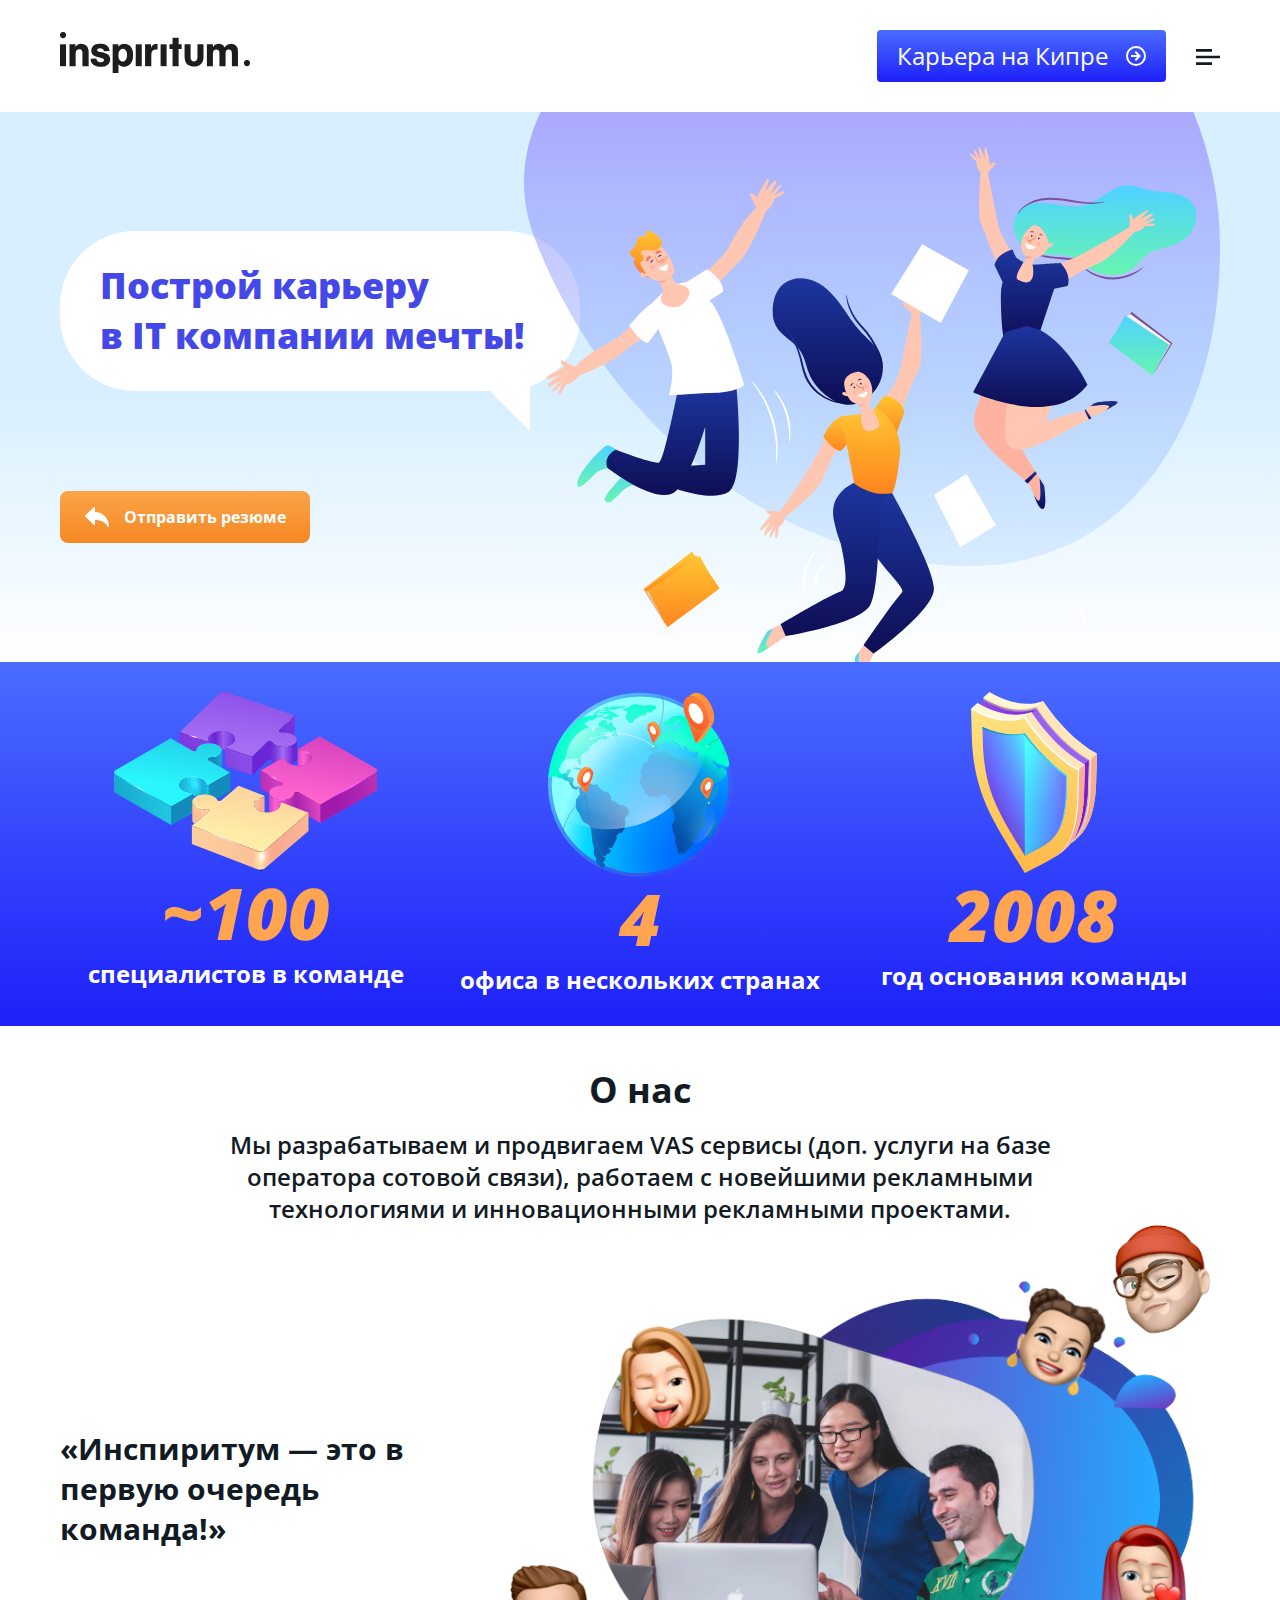
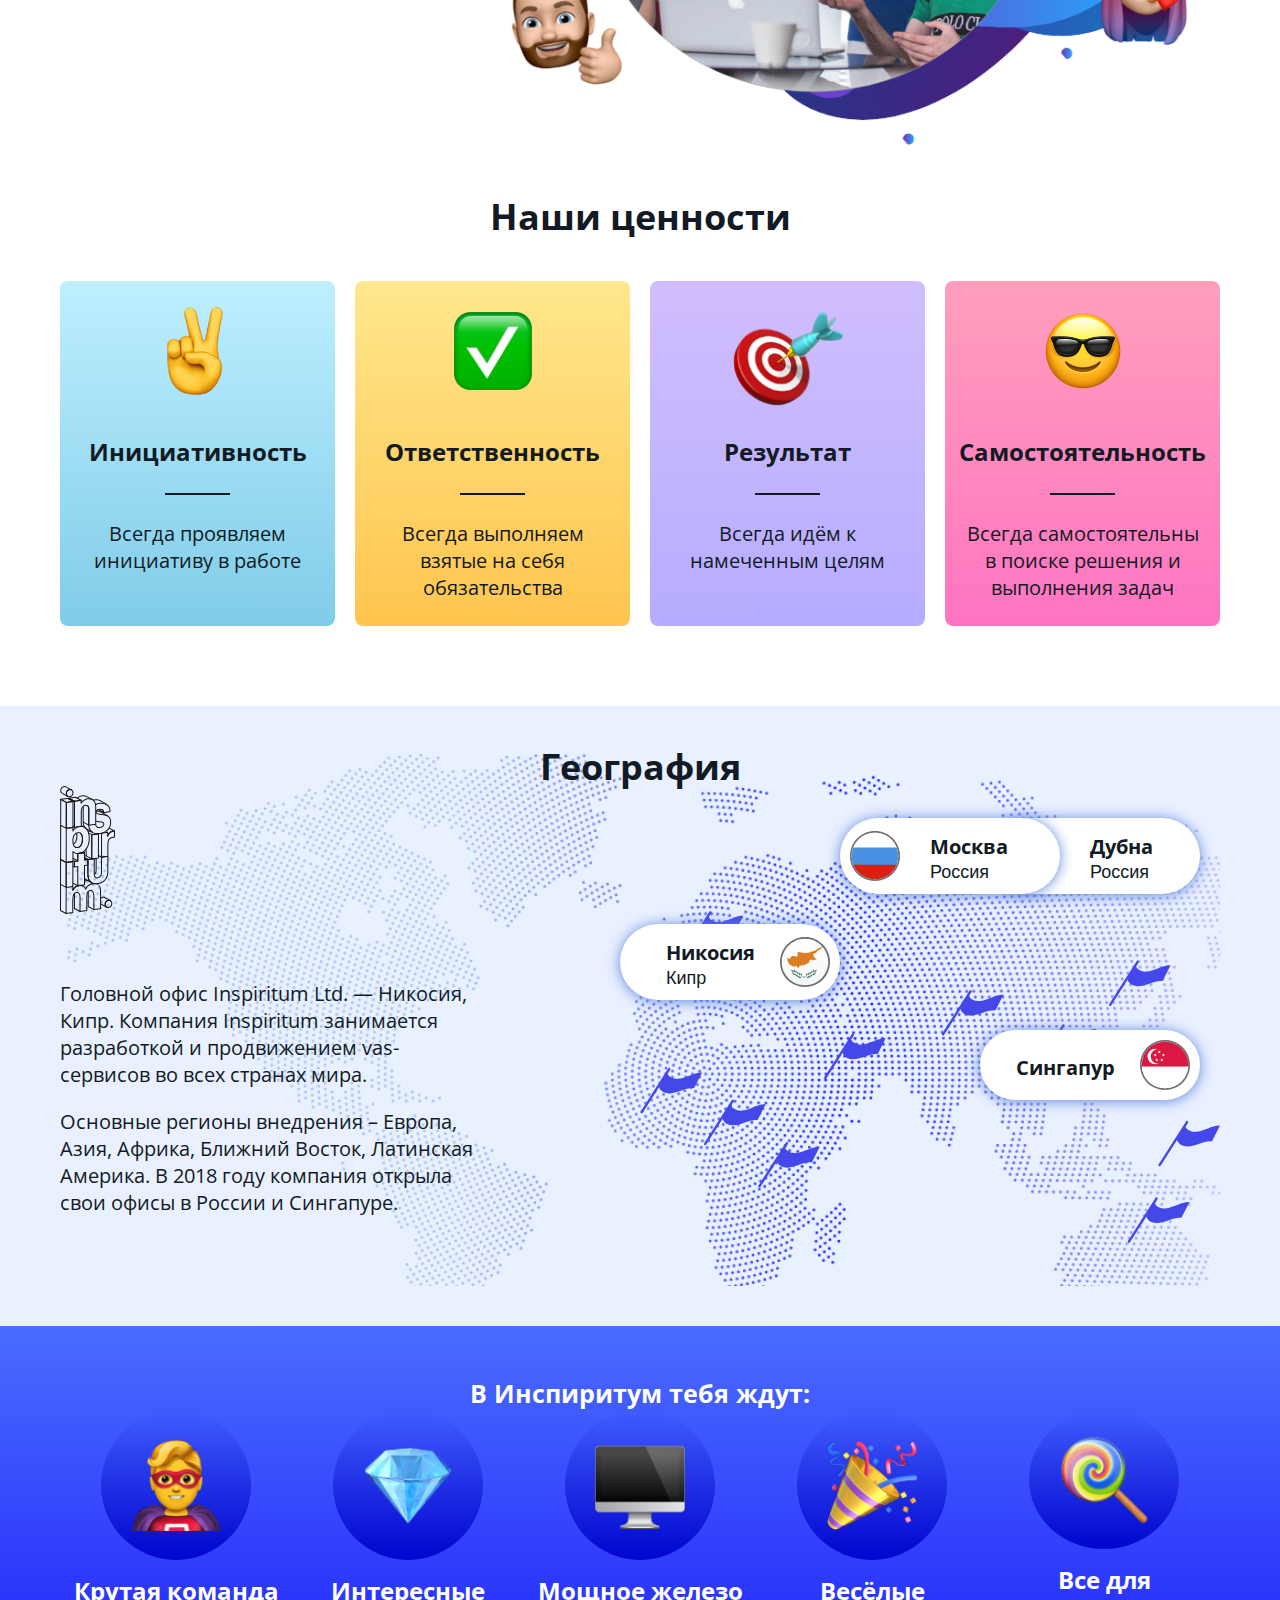
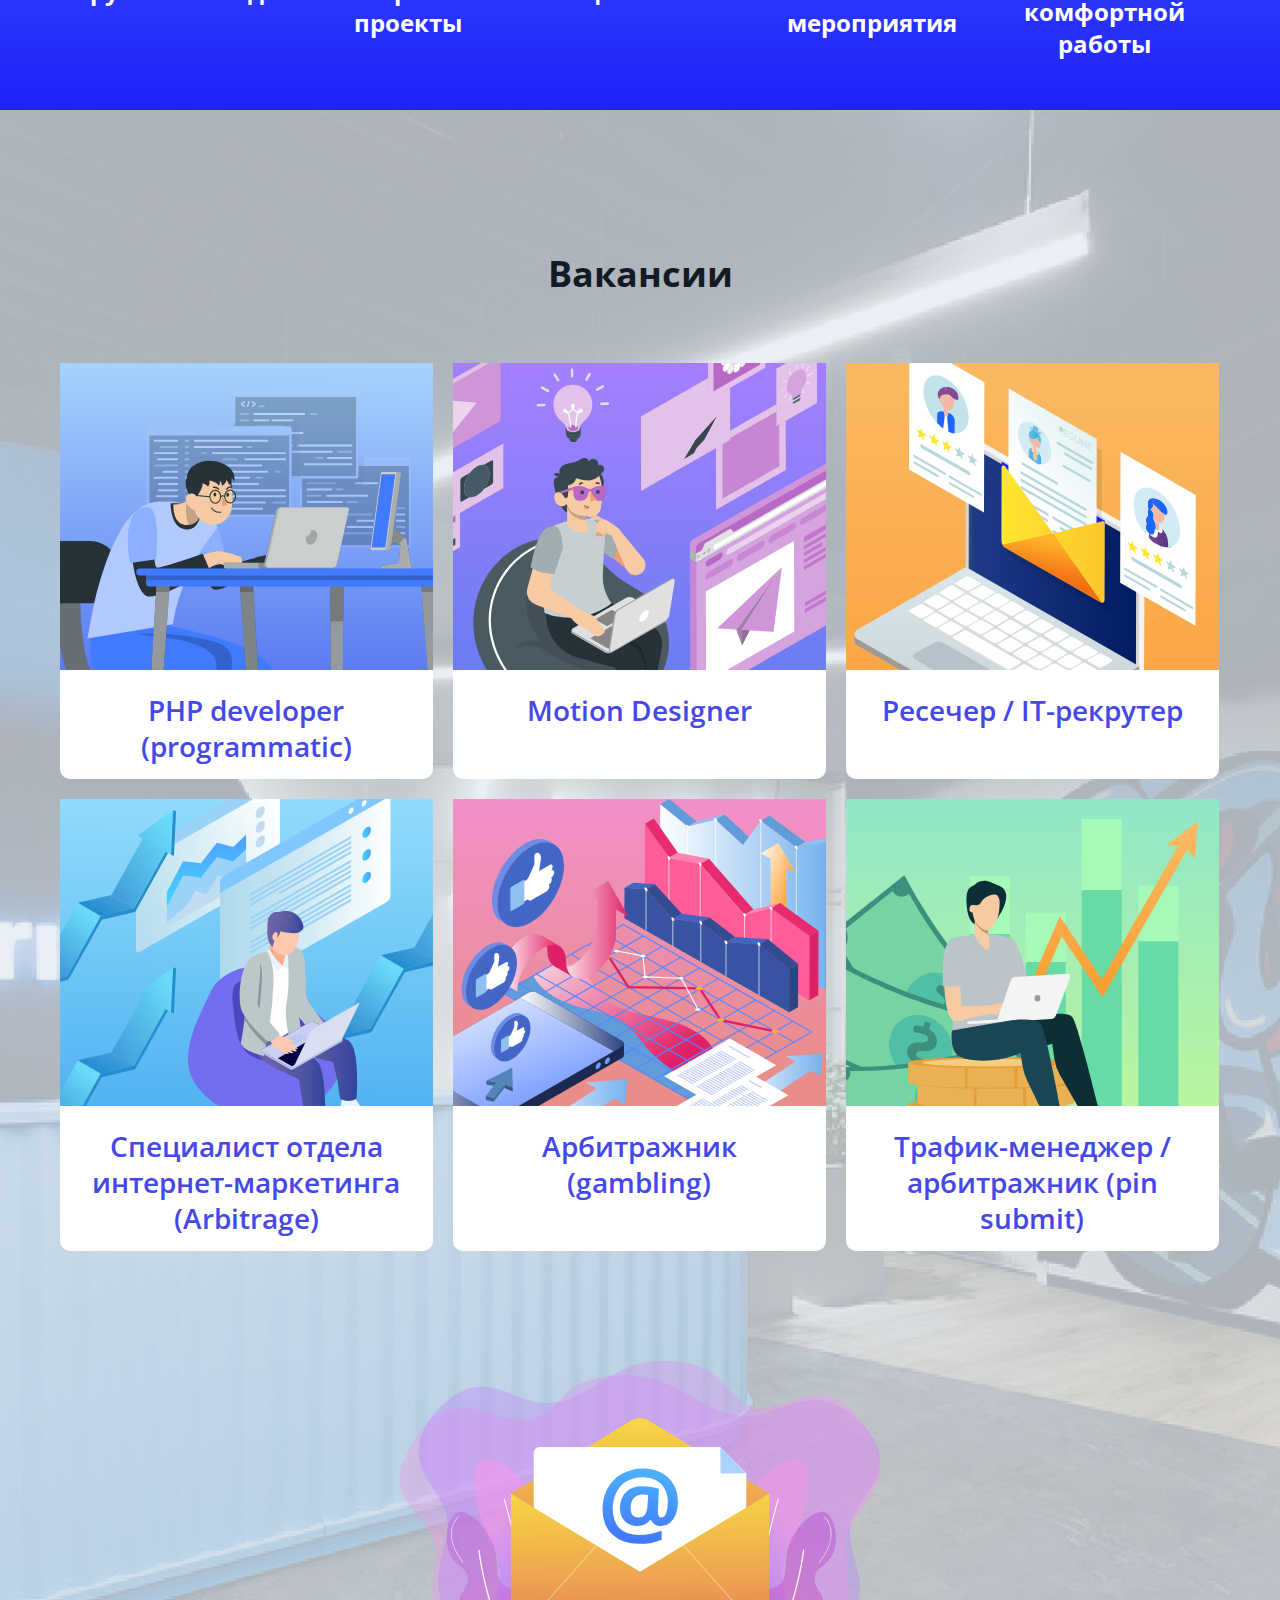
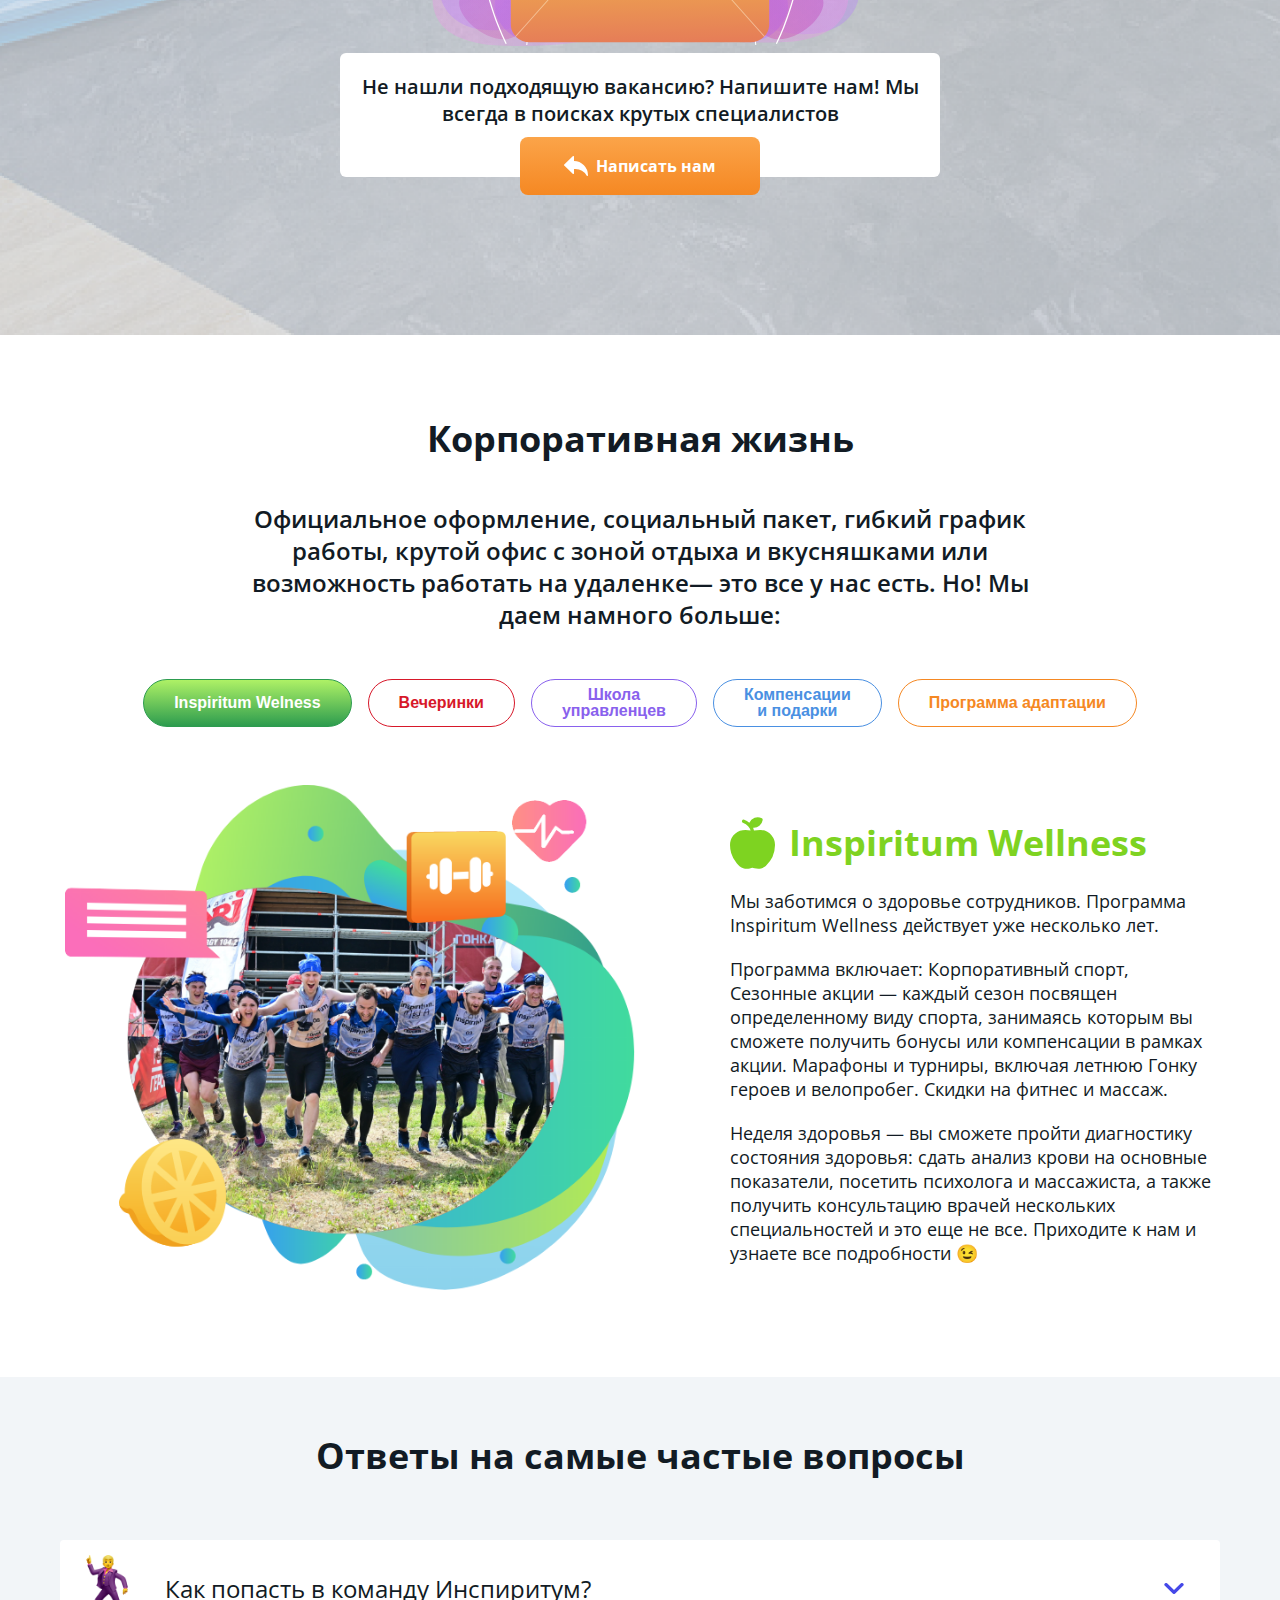
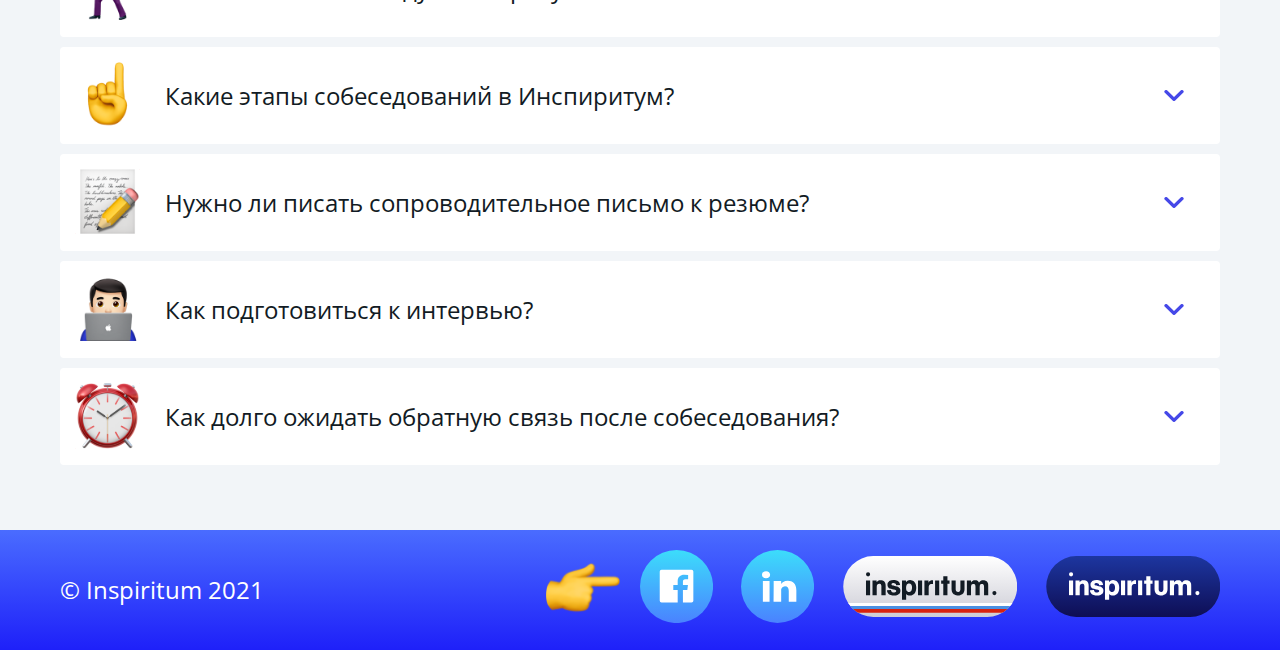
<file: index.html>
<!DOCTYPE html>
<html lang="en">

<head>
    <meta charset="UTF-8">
    <meta http-equiv="X-UA-Compatible" content="IE=edge">
    <meta name="viewport" content="width=device-width, initial-scale=1.0">
    <link rel="preconnect" href="https://fonts.gstatic.com">
    <link
        href="https://fonts.googleapis.com/css2?family=Open+Sans:ital,wght@0,300;0,400;0,600;0,700;0,800;1,800&family=Poppins:wght@100&display=swap"
        rel="stylesheet">
    <link rel="stylesheet" href="css/main.css">
    <title>Home</title>
</head>

<body>
    <!-- header start
    =========================================== -->
    <header class="header" id="headerSticky">
        <div class="auto__container">
            <div class="header__inner">
                <a href="index.html" class="header__logo">
                    <img src="images/logo.svg" alt="">
                </a>
                <div class="header__row">
                    <a href="form.html" class="header__row-link">
                        <span>
                            Карьера на Кипре
                        </span>
                        <svg xmlns="http://www.w3.org/2000/svg" width="10.56" height="10.56" viewBox="0 0 10.56 10.56">
                            <path id="arrow_circle_right" data-name="arrow / circle_right"
                                d="M5.28,10.56A5.286,5.286,0,0,1,0,5.28V5.138A5.281,5.281,0,1,1,5.28,10.56Zm0-9.5A4.224,4.224,0,1,0,9.5,5.28,4.229,4.229,0,0,0,5.28,1.056Zm0,6.864h0l-.744-.744L5.9,5.808H2.64V4.752H5.9L4.535,3.385,5.28,2.64,7.92,5.28,5.281,7.919Z"
                                transform="translate(0 0)" fill="#fff" />
                        </svg>
                    </a>
                    <div class="header__row-btn" id="navBtn">
                        <svg xmlns="http://www.w3.org/2000/svg" viewBox="0 0 24 16">
                            <path id="menu_menu_alt_03" data-name="menu / menu_alt_03"
                                d="M16,16H0V13.333H16V16Zm8-6.667H0V6.666H24V9.332ZM16,2.667H0V0H16V2.666Z"
                                transform="translate(0 0)" fill="#121b24" />
                        </svg>
                    </div>
                </div>
            </div>
        </div>
    </header>
    <!-- header end
    =========================================== -->
    <nav class="nav" id="nav">
        <div class="nav__inner">
            <div class="nav__header">
                <a href="index.html" class="nav__header-logo">
                    <img src="images/logo.svg" alt="">
                </a>
                <div class="nav__header-row">
                    <a href="form.html" class="nav__header-row-link">
                        <span>
                            Карьера на Кипре
                        </span>
                        <svg xmlns="http://www.w3.org/2000/svg" width="10.56" height="10.56" viewBox="0 0 10.56 10.56">
                            <path id="arrow_circle_right" data-name="arrow / circle_right"
                                d="M5.28,10.56A5.286,5.286,0,0,1,0,5.28V5.138A5.281,5.281,0,1,1,5.28,10.56Zm0-9.5A4.224,4.224,0,1,0,9.5,5.28,4.229,4.229,0,0,0,5.28,1.056Zm0,6.864h0l-.744-.744L5.9,5.808H2.64V4.752H5.9L4.535,3.385,5.28,2.64,7.92,5.28,5.281,7.919Z"
                                transform="translate(0 0)" fill="#fff" />
                        </svg>
                    </a>
                    <div class="nav__header-row-btn" id="navClose">
                        <svg xmlns="http://www.w3.org/2000/svg" width="13.333" height="13.333"
                            viewBox="0 0 13.333 13.333">
                            <path id="menu_close_small" data-name="menu / close_small"
                                d="M11.453,0,6.667,4.787,1.88,0,0,1.88,4.787,6.667,0,11.453l1.88,1.88L6.667,8.547l4.787,4.787,1.88-1.88L8.547,6.667,13.333,1.88Z"
                                fill="#121b24" />
                        </svg>
                    </div>
                </div>
            </div>
            <div class="nav__body">
                <a href="#about" class="nav__body-link">
                    О нас
                </a>
                <a href="#vacancy" class="nav__body-link">
                    Вакансии
                </a>
                <a href="#life" class="nav__body-link">
                    Корпоративная жизнь
                </a>
                <a href="#question" class="nav__body-link">
                    FAQ
                </a>
            </div>
        </div>
    </nav>
    <!-- hero start
    =========================================== -->
    <section class="hero" id="hero">
        <div class="auto__container">
            <div class="hero__inner">
                <div class="hero__image">
                    <img src="images/second/illustrations/hero.svg" alt="">
                </div>
                <div class="hero__content">
                    <div class="hero__content-text">
                        <span>
                            Построй карьеру
                            <br> в IT компании мечты!
                        </span>
                    </div>
                    <a href="form.html" class="btn">
                        <svg xmlns="http://www.w3.org/2000/svg" width="24" height="19.999" viewBox="0 0 24 19.999">
                            <g id="reply" transform="translate(0 -0.001)">
                                <path id="reply-2" data-name="reply"
                                    d="M10,5V.749A.75.75,0,0,0,8.728.211l-8.5,8.25a.749.749,0,0,0,0,1.076l8.5,8.25A.75.75,0,0,0,10,17.249V13h1.418a12.753,12.753,0,0,1,11.153,6.572l.021.038a.751.751,0,0,0,.658.39.74.74,0,0,0,.186-.023A.75.75,0,0,0,24,19.249,14.267,14.267,0,0,0,10,5Z"
                                    transform="translate(0 0.001)" fill="#fff" />
                            </g>
                        </svg>
                        <span>Отправить резюме</span>
                    </a>
                </div>
            </div>
        </div>
    </section>
    <!-- hero end
    =========================================== -->
    <!-- feature start
    =========================================== -->
    <section class="feature">
        <div class="auto__container">
            <div class="feature__inner">
                <div class="feature__card">
                    <div class="feature__card-image">
                        <img src="images/second/illustrations/feature/1.svg" alt="">
                    </div>
                    <div class="feature__card-number">
                        ~100
                    </div>
                    <h4 class="feature__card-title">
                        cпециалистов в команде
                    </h4>
                </div>
                <div class="feature__card">
                    <div class="feature__card-image">
                        <img src="images/second/illustrations/feature/2.svg" alt="">
                    </div>
                    <div class="feature__card-number">
                        4
                    </div>
                    <h4 class="feature__card-title">
                        офиса в нескольких странах
                    </h4>
                </div>
                <div class="feature__card">
                    <div class="feature__card-image">
                        <img src="images/second/illustrations/feature/3.svg" alt="">
                    </div>
                    <div class="feature__card-number">
                        2008
                    </div>
                    <h4 class="feature__card-title">
                        год основания команды
                    </h4>
                </div>
            </div>
        </div>
    </section>
    <!-- feature end
    =========================================== -->
    <!-- about start
    =========================================== -->
    <section class="about" id="about">
        <div class="auto__container">
            <div class="about__inner">
                <h1 class="about__title">
                    О нас
                </h1>
                <p class="about__para">
                    Мы разрабатываем и продвигаем VAS сервисы (доп. услуги на базе оператора сотовой связи), работаем с
                    новейшими рекламными технологиями и инновационными рекламными проектами.
                </p>
                <div class="about__row">
                    <div class="about__row-image">
                        <img src="images/second/shapeImage/about.png" alt="">
                    </div>
                    <h2 class="about__row-title">
                        «Инспиритум — это в первую очередь команда!»
                    </h2>
                </div>
            </div>
        </div>
    </section>
    <!-- about end
    =========================================== -->
    <!-- value start
    =========================================== -->
    <section class="value">
        <div class="auto__container">
            <div class="value__inner">
                <h1 class="value__title">
                    Наши ценности
                </h1>
                <div class="value__row">
                    <div class="value__row-card">
                        <div class="value__row-card-image">
                            <img src="images/second/illustrations/icon/victory-hand_270c.png" alt="">
                        </div>
                        <h2 class="value__row-card-title">
                            Инициативность
                        </h2>
                        <div class="value__row-card-line"></div>
                        <p class="value__row-card-para">
                            Всегда проявляем инициативу в работе
                        </p>
                    </div>
                    <div class="value__row-card">
                        <div class="value__row-card-image">
                            <img src="images/second/illustrations/icon/white-heavy-check-mark_2705.png" alt="">
                        </div>
                        <h2 class="value__row-card-title">
                            Ответственность
                        </h2>
                        <div class="value__row-card-line"></div>
                        <p class="value__row-card-para">
                            Всегда выполняем взятые на себя обязательства
                        </p>
                    </div>
                    <div class="value__row-card">
                        <div class="value__row-card-image">
                            <img src="images/second/illustrations/icon/direct-hit_1f3af.png" alt="">
                        </div>
                        <h2 class="value__row-card-title">
                            Результат
                        </h2>
                        <div class="value__row-card-line"></div>
                        <p class="value__row-card-para">
                            Всегда идём к намеченным целям
                        </p>
                    </div>
                    <div class="value__row-card">
                        <div class="value__row-card-image">
                            <img src="images/second/illustrations/icon/smiling-face-with-sunglasses_1f60e.png" alt="">
                        </div>
                        <h2 class="value__row-card-title">
                            Самостоятельность
                        </h2>
                        <div class="value__row-card-line"></div>
                        <p class="value__row-card-para">
                            Всегда самостоятельны в поиске решения и выполнения задач
                        </p>
                    </div>
                </div>
            </div>
        </div>
    </section>
    <!-- value end
    =========================================== -->
    <!-- map start
    =========================================== -->
    <section class="map">
        <div class="auto__container">
            <div class="map__inner">
                <div class="map__outer">
                    <div class="map__background">
                        <img src="images/second/map/map.svg" alt="">
                    </div>
                    <div class="map__logo">
                        <img src="images/second/map/mapLogo.svg" alt="">
                    </div>
                    <h1 class="map__title">
                        География
                    </h1>
                    <div class="map__flags">
                        <img src="images/second/map/flags.svg" alt="">
                    </div>
                    <div class="map__content">
                        <div class="map__row">
                            <div class="map__row-column">
                                <div class="map__row-flag">
                                    <img src="images/second/map/russia.svg" alt="">
                                </div>
                                <div class="map__row-info">
                                    <h2 class="map__row-info-city">
                                        Москва
                                    </h2>
                                    <h3 class="map__row-info-country">
                                        Россия
                                    </h3>
                                </div>
                            </div>
                            <div class="map__row-column marginMinus">
                                <div class="map__row-info">
                                    <h2 class="map__row-info-city">
                                        Дубна
                                    </h2>
                                    <h3 class="map__row-info-country">
                                        Россия
                                    </h3>
                                </div>
                            </div>
                        </div>
                        <div class="map__row">
                            <div class="map__row-column reverse">
                                <div class="map__row-info">
                                    <h2 class="map__row-info-city">
                                        Никосия
                                    </h2>
                                    <h3 class="map__row-info-country">
                                        Кипр
                                    </h3>
                                </div>
                                <div class="map__row-flag">
                                    <img src="images/second/map/kipr.svg" alt="">
                                </div>
                            </div>
                        </div>
                        <div class="map__row">
                            <div class="map__row-column reverse">

                                <div class="map__row-info">
                                    <h2 class="map__row-info-city">
                                        Сингапур
                                    </h2>
                                </div>
                                <div class="map__row-flag">
                                    <img src="images/second/map/sigapur.svg" alt="">
                                </div>
                            </div>
                        </div>
                    </div>
                </div>
                <div class="map__para">
                    <p>
                        Головной офис Inspiritum Ltd. — Никосия, Кипр. Компания Inspiritum занимается разработкой и
                        продвижением vas-сервисов во всех странах мира.
                    </p>
                    <p>
                        Основные регионы внедрения – Европа, Азия, Африка, Ближний Восток, Латинская Америка. В 2018
                        году
                        компания открыла свои офисы в России и Сингапуре.
                    </p>
                </div>
            </div>
        </div>
    </section>
    <!-- map end
    =========================================== -->
    <!-- wait start
    =========================================== -->
    <section class="wait">
        <div class="auto__container">
            <div class="wait__inner">
                <h1 class="wait__title">
                    В Инспиритум тебя ждут:
                </h1>
                <div class="wait__row">
                    <div class="wait__row-card">
                        <div class="wait__row-card-image">
                            <img src="images/second/illustrations/icon/man-superhero_1f9b8-200d-2642-fe0f.png" alt="">
                        </div>
                        <h2 class="wait__row-card-title">
                            Крутая команда
                        </h2>
                    </div>
                    <div class="wait__row-card">
                        <div class="wait__row-card-image">
                            <img src="images/second/illustrations/icon/gem-stone_1f48e.png" alt="">
                        </div>
                        <h2 class="wait__row-card-title">
                            Интересные проекты
                        </h2>
                    </div>
                    <div class="wait__row-card">
                        <div class="wait__row-card-image">
                            <img src="images/second/illustrations/icon/desktop-computer_1f5a5-fe0f.png" alt="">
                        </div>
                        <h2 class="wait__row-card-title">
                            Мощное железо
                        </h2>
                    </div>
                    <div class="wait__row-card">
                        <div class="wait__row-card-image">
                            <img src="images/second/illustrations/icon/party-popper_1f389.png" alt="">
                        </div>
                        <h2 class="wait__row-card-title">
                            Весёлые мероприятия
                        </h2>
                    </div>
                    <div class="wait__row-card">
                        <div class="wait__row-card-image">
                            <img src="images/second/illustrations/icon/lollipop_1f36d.png" alt="">
                        </div>
                        <h2 class="wait__row-card-title">
                            Все для комфортной работы
                        </h2>
                    </div>
                </div>
            </div>
        </div>
    </section>
    <!-- wait end
    =========================================== -->
    <!-- vacancy start
    =========================================== -->
    <section class="vacancy" id="vacancy">
        <div class="vacancy__bg">
            <img src="images/second/vacancy/vacancyBG.png" alt="">
        </div>
        <div class="auto__container">
            <div class="vacancy__inner">
                <h1 class="vacancy__title">
                    Вакансии
                </h1>
                <div class="vacancy__row">
                    <div class="vacancy__row-card">
                        <div class="vacancy__row-card-image">
                            <img src="images/second/vacancy/1.svg" alt="">
                        </div>
                        <h2 class="vacancy__row-card-title">
                            PHP developer (programmatic)
                        </h2>
                    </div>
                    <div class="vacancy__row-card">
                        <div class="vacancy__row-card-image">
                            <img src="images/second/vacancy/2.svg" alt="">
                        </div>
                        <h2 class="vacancy__row-card-title">
                            Motion Designer
                        </h2>
                    </div>
                    <div class="vacancy__row-card">
                        <div class="vacancy__row-card-image">
                            <img src="images/second/vacancy/3.svg" alt="">
                        </div>
                        <h2 class="vacancy__row-card-title">
                            Ресечер / IT-рекрутер
                        </h2>
                    </div>
                    <div class="vacancy__row-card">
                        <div class="vacancy__row-card-image">
                            <img src="images/second/vacancy/4.svg" alt="">
                        </div>
                        <h2 class="vacancy__row-card-title">
                            Специалист отдела интернет-маркетинга (Arbitrage)
                        </h2>
                    </div>
                    <div class="vacancy__row-card">
                        <div class="vacancy__row-card-image">
                            <img src="images/second/vacancy/5.svg" alt="">
                        </div>
                        <h2 class="vacancy__row-card-title">
                            Арбитражник (gambling)
                        </h2>
                    </div>
                    <div class="vacancy__row-card">
                        <div class="vacancy__row-card-image">
                            <img src="images/second/vacancy/6.svg" alt="">
                        </div>
                        <h2 class="vacancy__row-card-title">
                            Трафик-менеджер / арбитражник
                            (pin submit)
                        </h2>
                    </div>
                </div>
                <div class="vacancy__footer">
                    <div class="vacancy__footer-image">
                        <img src="images/second/illustrations/mail.svg" alt="">
                    </div>
                    <p class="vacancy__footer-para">
                        Не нашли подходящую вакансию? Напишите нам!
                        Мы всегда в поисках крутых специалистов
                    </p>
                    <a href="form.html" class="btn">
                        <svg xmlns="http://www.w3.org/2000/svg" width="24" height="19.999" viewBox="0 0 24 19.999">
                            <g id="reply" transform="translate(0 -0.001)">
                                <path id="reply-2" data-name="reply"
                                    d="M10,5V.749A.75.75,0,0,0,8.728.211l-8.5,8.25a.749.749,0,0,0,0,1.076l8.5,8.25A.75.75,0,0,0,10,17.249V13h1.418a12.753,12.753,0,0,1,11.153,6.572l.021.038a.751.751,0,0,0,.658.39.74.74,0,0,0,.186-.023A.75.75,0,0,0,24,19.249,14.267,14.267,0,0,0,10,5Z"
                                    transform="translate(0 0.001)" fill="#fff" />
                            </g>
                        </svg>
                        <span>Написать нам</span>
                    </a>
                </div>
            </div>
        </div>
    </section>
    <!-- vacancy end
    =========================================== -->
    <!-- life start
    =========================================== -->
    <section class="life" id="life">
        <div class="auto__container">
            <div class="life__inner">
                <h1 class="life__title">
                    Корпоративная жизнь
                </h1>
                <p class="life__para">
                    Официальное оформление, социальный пакет, гибкий график работы, крутой офис с зоной отдыха и
                    вкусняшками или возможность работать на удаленке— это все у нас есть.
                    Но! Мы даем намного больше:
                </p>
                <div class="life__header">
                    <button class="life__header-btn tab__btn active" data-tab="#tab1">
                        Inspiritum Welness
                    </button>
                    <button class="life__header-btn tab__btn" data-tab="#tab2">
                        Вечеринки
                    </button>
                    <button class="life__header-btn tab__btn" data-tab="#tab3">
                        Школа
                        <br> управленцев
                    </button>
                    <button class="life__header-btn tab__btn" data-tab="#tab4">
                        Компенсации
                        <br> и подарки
                    </button>
                    <button class="life__header-btn tab__btn" data-tab="#tab5">
                        Программа адаптации
                    </button>
                </div>
                <div class="life__body slideOutUp event active " id="tab1">
                    <div class="life__body-image">
                        <img src="images/second/shapeImage/tab1.png" alt="">
                    </div>
                    <div class="life__body-content">
                        <div class="life__body-content-title green">
                            <svg xmlns="http://www.w3.org/2000/svg" viewBox="0 0 26.907 30.76">
                                <g id="apple_1_" data-name="apple (1)" transform="translate(0 0)">
                                    <path id="apple_1_2" data-name="apple_1_"
                                        d="M24.9,10.9a8.988,8.988,0,0,0-6.39-3.3c-.414-.041-.357-.046-.467-.046a15.537,15.537,0,0,0-3.717.419,7.5,7.5,0,0,0-.529-1.771,5.35,5.35,0,0,0,5.748-4.58.968.968,0,0,0-.509-.987A5.409,5.409,0,0,0,14.7.311a5.341,5.341,0,0,0-3.148,2.972A12.849,12.849,0,0,0,8.515,1.458a.984.984,0,0,0-1.268.5.967.967,0,0,0,.466,1.271c2.651,1.178,4.141,2.69,4.607,4.7C8.876,7.2,5.64,7.534,3.035,9.819A8.745,8.745,0,0,0,.106,15.068,15.694,15.694,0,0,0,.689,21.3a16.744,16.744,0,0,0,3.327,6.187A12.4,12.4,0,0,0,5.71,29.217c3.113,2.444,5.981,1.363,7.693.917.5-.06,4.576,1.988,7.993-1.076A17,17,0,0,0,26.9,16.747,8.805,8.805,0,0,0,24.9,10.9Z"
                                        transform="translate(0 0)" fill="#7ed321" />
                                </g>
                            </svg>
                            <span>
                                Inspiritum Wellness
                            </span>
                        </div>
                        <div class="life__body-content-para">
                            <p>
                                Мы заботимся о здоровье сотрудников. Программа Inspiritum Wellness действует уже
                                несколько лет.
                            </p>
                            <p>
                                Программа включает: Корпоративный спорт, Сезонные акции — каждый сезон посвящен
                                определенному виду спорта, занимаясь которым вы сможете получить бонусы или компенсации
                                в рамках акции. Марафоны и турниры, включая летнюю Гонку героев и велопробег. Скидки на
                                фитнес и массаж.
                            </p>
                            <p>
                                Неделя здоровья — вы сможете пройти диагностику состояния здоровья: сдать анализ крови
                                на основные показатели, посетить психолога и массажиста, а также получить консультацию
                                врачей нескольких специальностей и это еще не все. Приходите к нам и узнаете все
                                подробности 😉
                            </p>
                        </div>
                    </div>
                </div>
                <div class="life__body event slideOutUp" id="tab2">
                    <div class="life__body-image">
                        <img src="images/second/shapeImage/tab2.png" alt="">
                    </div>
                    <div class="life__body-content">
                        <div class="life__body-content-title red">
                            <span>
                                Вечеринки
                            </span>
                        </div>
                        <div class="life__body-content-para">
                            <p>
                                Free bar и вечеринки для сотрудников.
                            </p>
                            <p>
                                Каждую пятницу после 20:00 у нас открытый бар. Ставим музыку, собираем компанию, играем
                                в настолки, заказываем пиццу и закуски и весело проводим время вместе.
                            </p>
                            <p>
                                А еще мы для всех сотрудников (и даже удаленных) проводим квизы, отмечаем все праздники
                                на шумных вечеринках, и у нас в год целых 2 выездных корпоратива.
                            </p>
                        </div>
                    </div>
                </div>
                <div class="life__body event slideOutUp" id="tab3">
                    <div class="life__body-image">
                        <img src="images/second/shapeImage/tab3.png" alt="">
                    </div>
                    <div class="life__body-content">
                        <div class="life__body-content-title purple">
                            <span>
                                Школа
                                управленцев
                            </span>
                        </div>
                        <div class="life__body-content-para">
                            <p>
                                Профессиональное обучение для сотрудников и собственная Школа управленцев.
                            </p>
                            <p>
                                Мы организовываем, как внутреннее, так и внешнее обучение для сотрудников. А Школа
                                управленцев Inspiritum призвана обеспечить наших менеджеров дополнительными
                                инструментами в сфере руководства и управления персоналом.
                            </p>
                            <p>
                                Все сотрудники могут присоединиться к курсам английского языка, воспользоваться
                                корпоративной библиотекой.
                            </p>
                        </div>
                    </div>
                </div>
                <div class="life__body event slideOutUp" id="tab4">
                    <div class="life__body-image">
                        <img src="images/second/shapeImage/tab4.png" alt="">
                    </div>
                    <div class="life__body-content">
                        <div class="life__body-content-title blue">
                            <span>
                                Компенсации
                                и подарки
                            </span>
                        </div>
                        <div class="life__body-content-para">
                            <p>
                                Компенсации и подарки. У нас есть денежная компенсация для всех сотрудников и она
                                увеличивается с каждым годом. Ее можно потратить, как на ДМС, спорт, профильные курсы и
                                семинары, так и на стоматолога или психолога.
                            </p>
                            <p>
                                Мы компенсируем релокацию из других городов, помогаем при важных событиях в жизни, дарим
                                подарки на все праздники и не только. А сколькоооо у нас крутого корпоративного мерча.
                            </p>
                        </div>
                    </div>
                </div>
                <div class="life__body event slideOutUp" id="tab5">
                    <div class="life__body-image">
                        <img src="images/second/shapeImage/tab5.png" alt="">
                    </div>
                    <div class="life__body-content">
                        <div class="life__body-content-title orange">
                            <span>
                                Программа адаптации
                            </span>
                        </div>
                        <div class="life__body-content-para">
                            <p>
                                Наставничество и помощь в адаптации. Мы проводим вводный тренинг для новых сотрудников.
                                Рассказываем об истории компании, ее ценностях и культуре. Хотим, чтобы вы быстро
                                познакомились с командами и, почувствовали себя своим.
                            </p>
                        </div>
                    </div>
                </div>
            </div>
        </div>
    </section>
    <!-- life end
    =========================================== -->
    <!-- question start
    =========================================== -->
    <section class="question" id="question">
        <div class="auto__container">
            <div class="question__inner">
                <div class="question__title">
                    Ответы на самые <br> частые вопросы
                </div>
                <div class="question__accord">
                    <div class="question__accord-btn accord__btn" data-accord="#accord1">
                        <div class="question__accord-row">
                            <div class="question__accord-row-image">
                                <img src="images/second/illustrations/man-dancing_1f57a.svg" alt="">
                            </div>
                            <div class="question__accord-row-title">
                                Как попасть в команду Инспиритум?
                            </div>
                        </div>
                        <svg xmlns="http://www.w3.org/2000/svg" width="14" height="8" viewBox="0 0 14 8">
                            <path id="Shape"
                                d="M11.855,7.645,6.994,2.931,2.133,7.645a1.275,1.275,0,0,1-1.766,0,1.184,1.184,0,0,1,0-1.713L6.117.355a1.275,1.275,0,0,1,1.766,0l5.75,5.576a1.184,1.184,0,0,1,0,1.713,1.3,1.3,0,0,1-1.779,0Z"
                                fill="#4548e8" />
                        </svg>
                    </div>
                    <div class="question__accord-body accordTab" id="accord1">
                        <p>
                            Выберите вакансию и пришлите резюме. Пройдите 2 этапа интервью: с HR или рекрутером +с
                            руководителем отдела, где открыта вакансия. Если на отборочных этапах предусмотрено тестовое
                            задание, то вам об этом сообщат при первом общении. После успешных интервью мы присылаем
                            Предложение о работе, где указаны все условия и бота-помощника, который поможет
                            адаптироваться перед первым рабочим днем.
                        </p>
                    </div>
                </div>
                <div class="question__accord">
                    <div class="question__accord-btn accord__btn" data-accord="#accord2">
                        <div class="question__accord-row">
                            <div class="question__accord-row-image">
                                <img src="images/second/illustrations/index-pointing-up_261d-fe0f.svg" alt="">
                            </div>
                            <div class="question__accord-row-title">
                                Какие этапы собеседований в Инспиритум?
                            </div>
                        </div>
                        <svg xmlns="http://www.w3.org/2000/svg" width="14" height="8" viewBox="0 0 14 8">
                            <path id="Shape"
                                d="M11.855,7.645,6.994,2.931,2.133,7.645a1.275,1.275,0,0,1-1.766,0,1.184,1.184,0,0,1,0-1.713L6.117.355a1.275,1.275,0,0,1,1.766,0l5.75,5.576a1.184,1.184,0,0,1,0,1.713,1.3,1.3,0,0,1-1.779,0Z"
                                fill="#4548e8" />
                        </svg>
                    </div>
                    <div class="question__accord-body accordTab " id="accord2">
                        <p>
                            Выберите вакансию и пришлите резюме. Пройдите 2 этапа интервью: с HR или рекрутером +с
                            руководителем отдела, где открыта вакансия. Если на отборочных этапах предусмотрено тестовое
                            задание, то вам об этом сообщат при первом общении. После успешных интервью мы присылаем
                            Предложение о работе, где указаны все условия и бота-помощника, который поможет
                            адаптироваться перед первым рабочим днем.
                        </p>
                    </div>
                </div>
                <div class="question__accord">
                    <div class="question__accord-btn accord__btn" data-accord="#accord3">
                        <div class="question__accord-row">
                            <div class="question__accord-row-image">
                                <img src="images/second/illustrations/memo_1f4dd.svg" alt="">
                            </div>
                            <div class="question__accord-row-title">
                                Нужно ли писать сопроводительное письмо к резюме?
                            </div>
                        </div>
                        <svg xmlns="http://www.w3.org/2000/svg" width="14" height="8" viewBox="0 0 14 8">
                            <path id="Shape"
                                d="M11.855,7.645,6.994,2.931,2.133,7.645a1.275,1.275,0,0,1-1.766,0,1.184,1.184,0,0,1,0-1.713L6.117.355a1.275,1.275,0,0,1,1.766,0l5.75,5.576a1.184,1.184,0,0,1,0,1.713,1.3,1.3,0,0,1-1.779,0Z"
                                fill="#4548e8" />
                        </svg>
                    </div>
                    <div class="question__accord-body accordTab" id="accord3">
                        <p>
                            Выберите вакансию и пришлите резюме. Пройдите 2 этапа интервью: с HR или рекрутером +с
                            руководителем отдела, где открыта вакансия. Если на отборочных этапах предусмотрено тестовое
                            задание, то вам об этом сообщат при первом общении. После успешных интервью мы присылаем
                            Предложение о работе, где указаны все условия и бота-помощника, который поможет
                            адаптироваться перед первым рабочим днем.
                        </p>
                    </div>
                </div>
                <div class="question__accord">
                    <div class="question__accord-btn accord__btn" data-accord="#accord4">
                        <div class="question__accord-row">
                            <div class="question__accord-row-image">
                                <img src="images/second/illustrations/man-technologist-light-skin-tone_1f468-1f3fb-200d-1f4bb.svg"
                                    alt="">
                            </div>
                            <div class="question__accord-row-title">
                                Как подготовиться к интервью?
                            </div>
                        </div>
                        <svg xmlns="http://www.w3.org/2000/svg" width="14" height="8" viewBox="0 0 14 8">
                            <path id="Shape"
                                d="M11.855,7.645,6.994,2.931,2.133,7.645a1.275,1.275,0,0,1-1.766,0,1.184,1.184,0,0,1,0-1.713L6.117.355a1.275,1.275,0,0,1,1.766,0l5.75,5.576a1.184,1.184,0,0,1,0,1.713,1.3,1.3,0,0,1-1.779,0Z"
                                fill="#4548e8" />
                        </svg>
                    </div>
                    <div class="question__accord-body accordTab " id="accord4">
                        <p>
                            Выберите вакансию и пришлите резюме. Пройдите 2 этапа интервью: с HR или рекрутером +с
                            руководителем отдела, где открыта вакансия. Если на отборочных этапах предусмотрено тестовое
                            задание, то вам об этом сообщат при первом общении. После успешных интервью мы присылаем
                            Предложение о работе, где указаны все условия и бота-помощника, который поможет
                            адаптироваться перед первым рабочим днем.
                        </p>
                    </div>
                </div>
                <div class="question__accord">
                    <div class="question__accord-btn accord__btn" data-accord="#accord5">
                        <div class="question__accord-row">
                            <div class="question__accord-row-image">
                                <img src="images/second/illustrations/alarm-clock_23f0.svg" alt="">
                            </div>
                            <div class="question__accord-row-title">
                                Как долго ожидать обратную связь после собеседования?
                            </div>
                        </div>
                        <svg xmlns="http://www.w3.org/2000/svg" width="14" height="8" viewBox="0 0 14 8">
                            <path id="Shape"
                                d="M11.855,7.645,6.994,2.931,2.133,7.645a1.275,1.275,0,0,1-1.766,0,1.184,1.184,0,0,1,0-1.713L6.117.355a1.275,1.275,0,0,1,1.766,0l5.75,5.576a1.184,1.184,0,0,1,0,1.713,1.3,1.3,0,0,1-1.779,0Z"
                                fill="#4548e8" />
                        </svg>
                    </div>
                    <div class="question__accord-body accordTab" id="accord5">
                        <p>
                            Выберите вакансию и пришлите резюме. Пройдите 2 этапа интервью: с HR или рекрутером +с
                            руководителем отдела, где открыта вакансия. Если на отборочных этапах предусмотрено тестовое
                            задание, то вам об этом сообщат при первом общении. После успешных интервью мы присылаем
                            Предложение о работе, где указаны все условия и бота-помощника, который поможет
                            адаптироваться перед первым рабочим днем.
                        </p>
                    </div>
                </div>
            </div>
        </div>
    </section>
    <!-- question end
    =========================================== -->
    <!-- footer start
    =========================================== -->
    <footer class="footer">
        <div class="auto__container">
            <div class="footer__inner">
                <div class="footer__social">
                    <div class="footer__social-row">
                        <a href="#" class="footer__social-row-link">
                            <svg id="Group_19" data-name="Group 19" xmlns="http://www.w3.org/2000/svg"
                                xmlns:xlink="http://www.w3.org/1999/xlink" width="80" height="80" viewBox="0 0 80 80">
                                <defs>
                                    <linearGradient id="linear-gradient" x1="0.5" y1="1" x2="0.5"
                                        gradientUnits="objectBoundingBox">
                                        <stop offset="0" stop-color="#4a82ff" />
                                        <stop offset="1" stop-color="#3cddfb" />
                                    </linearGradient>
                                </defs>
                                <path id="Combined_Shape_Copy_6" data-name="Combined Shape Copy 6"
                                    d="M-40,0A40,40,0,0,0-80,40,40,40,0,0,0-40,80,40,40,0,0,0,0,40,40,40,0,0,0-40,0Z"
                                    transform="translate(80)" fill="url(#linear-gradient)" />
                                <path id="Facebook"
                                    d="M36.8,34.013A2.009,2.009,0,0,1,34.769,36H25.391V22.058h4.784l.717-5.433h-5.5V13.157c0-1.573.447-2.646,2.753-2.646h2.941V5.651A40,40,0,0,0,26.8,5.437c-4.24,0-7.143,2.532-7.143,7.182v4.007h-4.8v5.433h4.8V36H2.031A2.009,2.009,0,0,1,0,34.013V1.987A2.009,2.009,0,0,1,2.031,0H34.769A2.009,2.009,0,0,1,36.8,1.987V34.013"
                                    transform="translate(21.6 21.6)" fill="#fff" />
                            </svg>
                        </a>
                        <a href="#" class="footer__social-row-link">
                            <svg xmlns="http://www.w3.org/2000/svg" xmlns:xlink="http://www.w3.org/1999/xlink"
                                width="80.198" height="80" viewBox="0 0 80.198 80">
                                <defs>
                                    <linearGradient id="linear-gradient" x1="0.5" y1="1" x2="0.5"
                                        gradientUnits="objectBoundingBox">
                                        <stop offset="0" stop-color="#4a82ff" />
                                        <stop offset="1" stop-color="#3cddfb" />
                                    </linearGradient>
                                </defs>
                                <g id="Group_32" data-name="Group 32" transform="translate(-0.201)">
                                    <path id="Combined_Shape" data-name="Combined Shape"
                                        d="M-40,0h-.2a40,40,0,0,0-40,40,40,40,0,0,0,40,40h.2A40,40,0,0,0,0,40,40,40,0,0,0-40,0Z"
                                        transform="translate(80.399)" fill="url(#linear-gradient)" />
                                    <path id="Linkedin"
                                        d="M29.363,33.6V21.788c0-3.091-1.3-5.2-4.169-5.2a4.2,4.2,0,0,0-3.978,2.8,5.108,5.108,0,0,0-.179,1.866V33.6H12.784s.106-20.923,0-22.825h8.253v3.582c.487-1.566,3.124-3.8,7.333-3.8,5.221,0,9.323,3.283,9.323,10.352V33.6ZM.95,33.6V10.775H8.3V33.6ZM4.383,7.92C1.724,7.92,0,6.176,0,3.964,0,1.708,1.775,0,4.487,0S8.865,1.7,8.918,3.957c0,2.211-1.72,3.963-4.482,3.963Z"
                                        transform="translate(23.257 23.2)" fill="#fff" />
                                </g>
                            </svg>
                        </a>
                    </div>
                    <div class="footer__social-logo">
                        <img src="images/footer/russia.svg" alt="">
                    </div>
                    <div class="footer__social-logo">
                        <img src="images/footer/europe.svg" alt="">
                    </div>
                </div>
                <div class="footer__copyright">
                    © Inspiritum 2021
                    <div class="finger">
                        <img src="images/second/illustrations/icon/fingerRight.png" alt="">
                    </div>
                </div>
            </div>
        </div>
    </footer>
    <!-- footer end
    =========================================== -->
    <script src="js/main.js"></script>
</body>

</html>
</file>
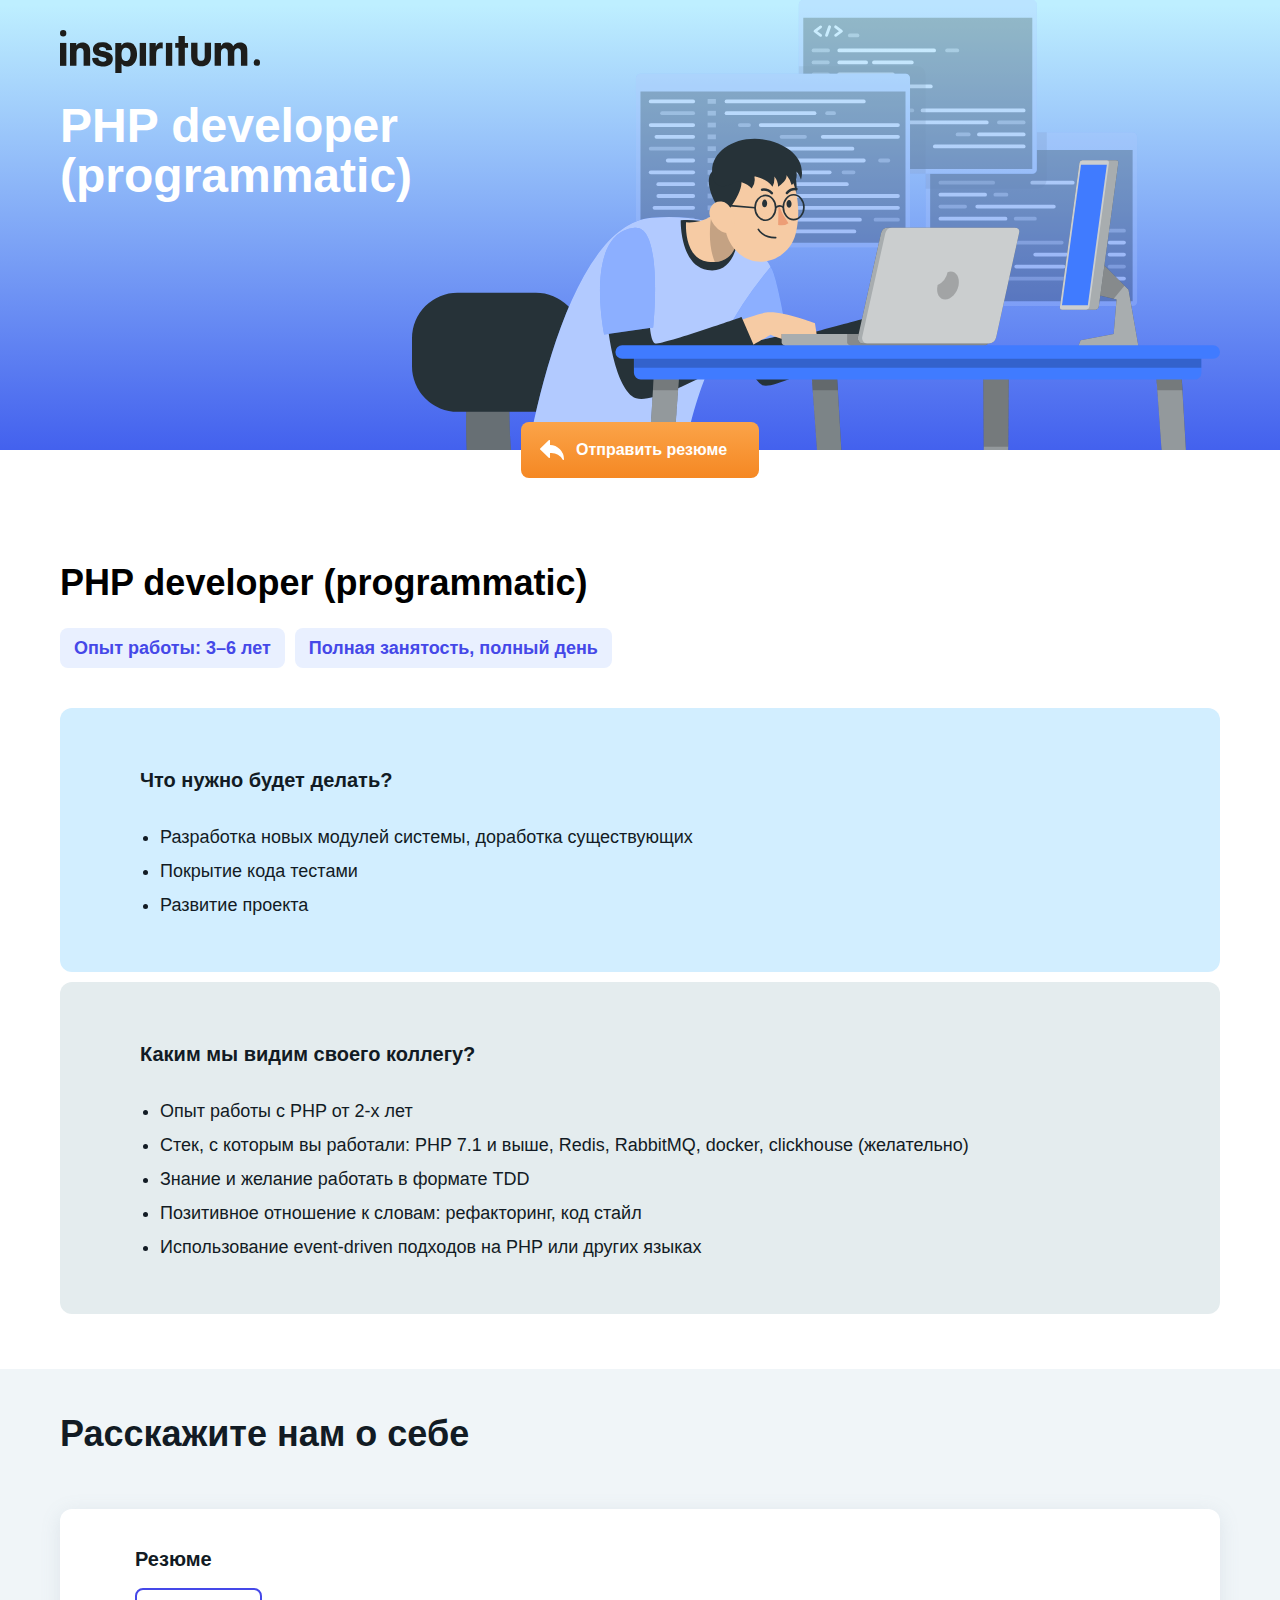
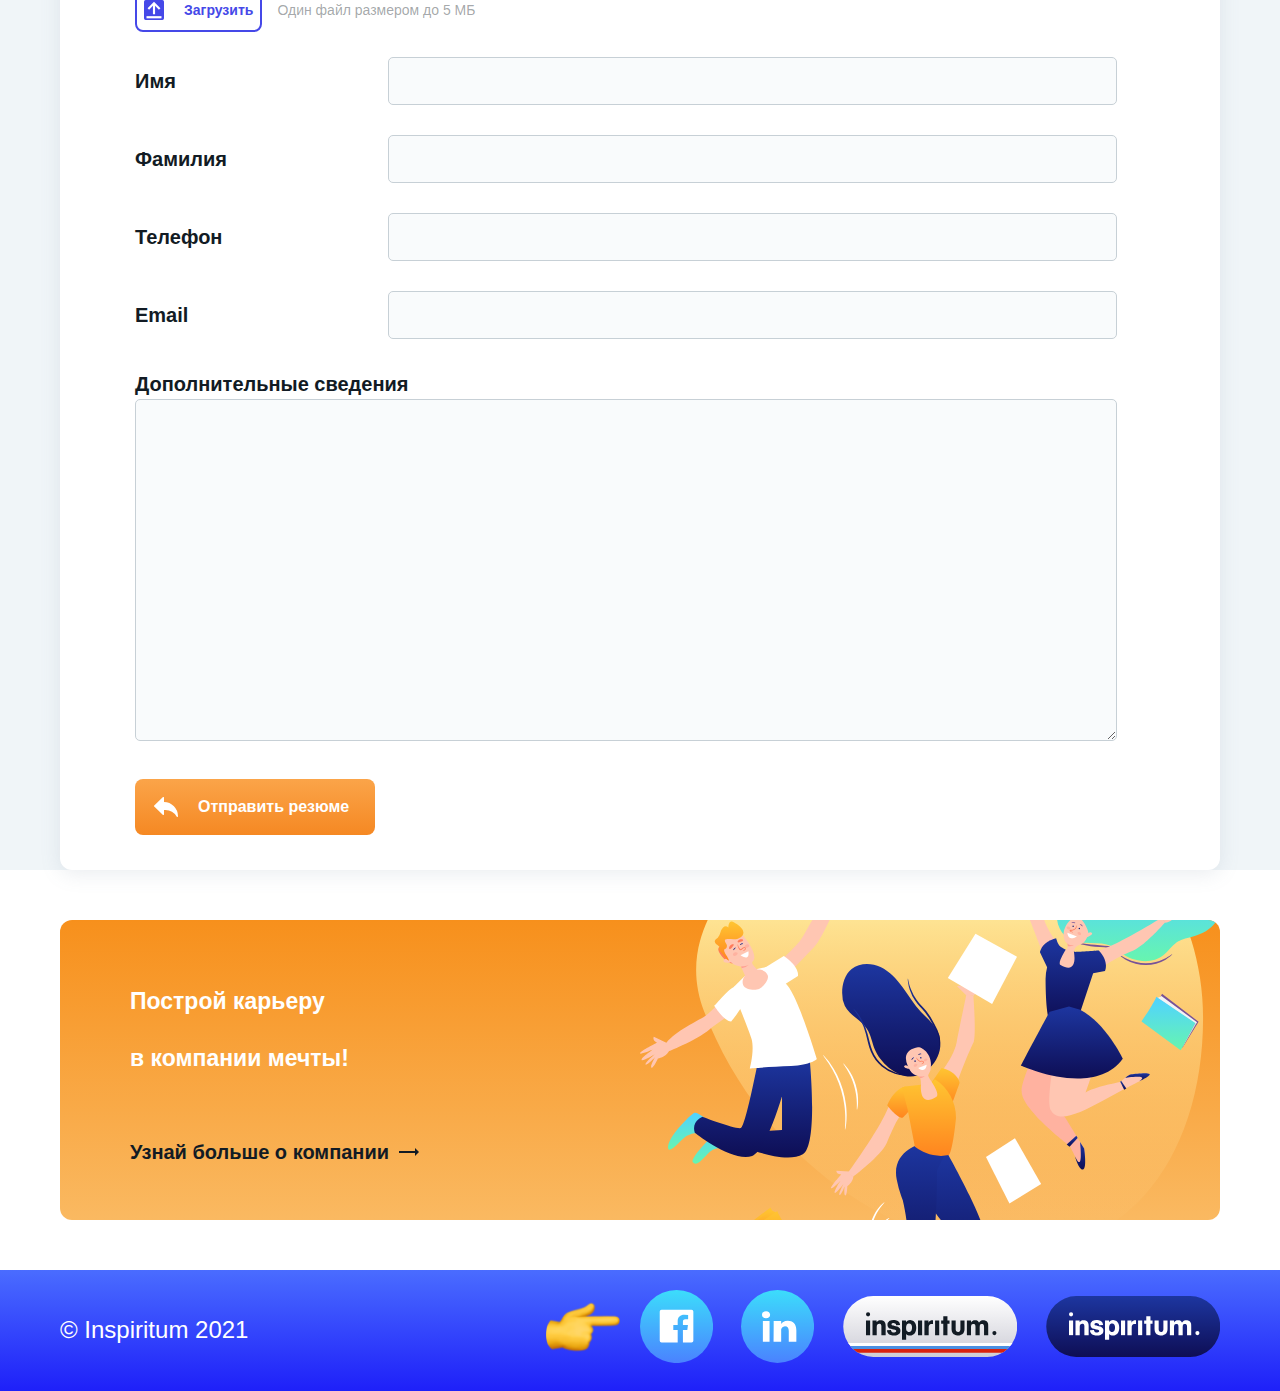
<file: form.html>
<!DOCTYPE html>
<html lang="en">

<head>
    <meta charset="UTF-8">
    <meta http-equiv="X-UA-Compatible" content="IE=edge">
    <meta name="viewport" content="width=device-width, initial-scale=1.0">
    <link rel="stylesheet" href="css/main.css">
    <title>Form</title>
</head>

<body>
    <!-- intro start
    =========================================== -->
    <section class="intro">
        <div class="auto__container">
            <div class="intro__inner">
                <div class="intro__inner-content">
                    <div class="intro__inner-content-logo">
                        <img src="images/logo.svg" alt="">
                    </div>
                    <div class="intro__inner-content-title">
                        PHP developer
                        <br> (programmatic)
                    </div>
                </div>
                <div class="intro__inner-image">
                    <img src="images/first/illustrations/hero.svg" alt="">
                </div>
            </div>
        </div>
    </section>
    <!-- intro end
    =========================================== -->
    <!-- about start
    =========================================== -->
    <section class="about">
        <div class="auto__container">
            <a href="#contact" class="btn">
                <svg xmlns="http://www.w3.org/2000/svg" width="24" height="19.999" viewBox="0 0 24 19.999">
                    <g id="reply" transform="translate(0 -0.001)">
                        <path id="reply-2" data-name="reply"
                            d="M10,5V.749A.75.75,0,0,0,8.728.211l-8.5,8.25a.749.749,0,0,0,0,1.076l8.5,8.25A.75.75,0,0,0,10,17.249V13h1.418a12.753,12.753,0,0,1,11.153,6.572l.021.038a.751.751,0,0,0,.658.39.74.74,0,0,0,.186-.023A.75.75,0,0,0,24,19.249,14.267,14.267,0,0,0,10,5Z"
                            transform="translate(0 0.001)" fill="#fff" />
                    </g>
                </svg>
                <span>Отправить резюме</span>
            </a>
            <div class="about__inner">
                <div class="about__header">
                    <div class="about__header-title">
                        PHP developer (programmatic)

                    </div>
                    <div class="about__header-tag">
                        <span>Опыт работы: 3–6 лет</span>
                        <span>Полная занятость, полный день</span>
                    </div>
                </div>
                <div class="about__body">
                    <div class="about__question">
                        <div class="about__question-title">
                            Что нужно будет делать?
                        </div>
                        <ul>
                            <li>
                                Разработка новых модулей системы, доработка существующих
                            </li>
                            <li>
                                Покрытие кода тестами
                            </li>
                            <li>
                                Развитие проекта
                            </li>
                        </ul>
                    </div>
                    <div class="about__question">
                        <div class="about__question-title">
                            Каким мы видим своего коллегу?
                        </div>
                        <ul>
                            <li>
                                Опыт работы с PHP от 2-х лет
                            </li>
                            <li>
                                Стек, с которым вы работали: PHP 7.1 и выше, Redis, RabbitMQ, docker, clickhouse
                                (желательно)
                            </li>
                            <li>
                                Знание и желание работать в формате TDD
                            </li>
                            <li>
                                Позитивное отношение к словам: рефакторинг, код стайл
                            </li>
                            <li>
                                Использование event-driven подходов на PHP или других языках
                            </li>
                        </ul>
                    </div>
                </div>
            </div>
        </div>
    </section>
    <!-- about end
    =========================================== -->
    <!-- contact start
    =========================================== -->
    <section class="contact" id="contact">
        <div class="auto__container">
            <div class="contact__inner">
                <div class="contact__title">
                    Расскажите нам о себе
                </div>
                <form class="form" action="">
                    <div class="form__inner">
                        <div class="form__title">
                            Резюме
                        </div>
                        <div class="form__header">
                            <label for="#" class="upload">
                                <input type="file" required />
                                <svg id="Group" xmlns="http://www.w3.org/2000/svg" width="19" height="19"
                                    viewBox="0 0 19 19">
                                    <path id="Rectangle"
                                        d="M1.6,0H17.4A1.6,1.6,0,0,1,19,1.6V17.4A1.6,1.6,0,0,1,17.4,19H1.6A1.6,1.6,0,0,1,0,17.4V1.6A1.6,1.6,0,0,1,1.6,0Z"
                                        fill="#4548e8" />
                                    <g id="basic_download" data-name="basic / download"
                                        transform="translate(2.375 1.583)">
                                        <path id="basic_download-2" data-name="basic / download"
                                            d="M5.089,3.98,1.435,7.7,0,6.234,6.107,0l6.107,6.234L10.779,7.7,7.125,3.98v7.945H5.089Z"
                                            transform="translate(1.018)" fill="#fff" />
                                        <path id="basic_download-3" data-name="basic / download" d="M14.25,0V2.078H0V0Z"
                                            transform="translate(0 13.755)" fill="#fff" />
                                    </g>
                                </svg>
                                <span>Загрузить</span>
                            </label>
                            <div class="form__header-title">
                                Один файл размером до 5 МБ
                            </div>
                        </div>
                        <div class="form__body">
                            <div class="form__row">
                                <div class="form__title">
                                    Имя
                                </div>
                                <div class="form__input">
                                    <input type="name">
                                </div>
                            </div>
                            <div class="form__row">
                                <div class="form__title">
                                    Фамилия
                                </div>
                                <div class="form__input">
                                    <input type="name">
                                </div>
                            </div>
                            <div class="form__row">
                                <div class="form__title">
                                    Телефон
                                </div>
                                <div class="form__input">
                                    <input type="name">
                                </div>
                            </div>
                            <div class="form__row">
                                <div class="form__title">
                                    Email
                                </div>
                                <div class="form__input">
                                    <input type="email">
                                </div>
                            </div>
                            <div class="form__title">
                                Дополнительные сведения
                            </div>
                            <div class="form__input textarea">
                                <textarea name="" id="" cols="30" rows="10"></textarea>
                            </div>
                            <button class="btn" type="submit">
                                <svg xmlns="http://www.w3.org/2000/svg" width="24" height="19.999"
                                    viewBox="0 0 24 19.999">
                                    <g id="reply" transform="translate(0 -0.001)">
                                        <path id="reply-2" data-name="reply"
                                            d="M10,5V.749A.75.75,0,0,0,8.728.211l-8.5,8.25a.749.749,0,0,0,0,1.076l8.5,8.25A.75.75,0,0,0,10,17.249V13h1.418a12.753,12.753,0,0,1,11.153,6.572l.021.038a.751.751,0,0,0,.658.39.74.74,0,0,0,.186-.023A.75.75,0,0,0,24,19.249,14.267,14.267,0,0,0,10,5Z"
                                            transform="translate(0 0.001)" fill="#fff" />
                                    </g>
                                </svg>
                                <span>Отправить резюме</span>
                            </button>
                        </div>
                    </div>
                </form>
            </div>
        </div>
    </section>
    <!-- contact end
    =========================================== -->
    <!-- career start
    =========================================== -->
    <section class="career">
        <div class="auto__container">
            <div class="career__inner">
                <div class="career__image">
                    <img src="images/first/illustrations/more.svg" alt="">
                </div>
                <div class="career__content">
                    <div class="career__content-title">
                        Построй карьеру
                        <br> в компании мечты!
                    </div>
                    <a href="index.html" class="career__content-link">
                        <span>
                            Узнай больше о компании
                        </span>
                        <svg xmlns="http://www.w3.org/2000/svg" width="20" height="8" viewBox="0 0 20 8">
                            <path id="arrow_small_long_right" data-name="arrow / small_long_right"
                                d="M16,0V3H0V5H16V8l4-4Z" fill="#121b24" />
                        </svg>
                    </a>
                </div>
            </div>
        </div>
    </section>
    <!-- career end
    =========================================== -->
    <!-- footer start
    =========================================== -->
    <footer class="footer">
        <div class="auto__container">
            <div class="footer__inner">
                <div class="footer__social">
                    <div class="footer__social-row">
                        <a href="#" class="footer__social-row-link">
                            <svg id="Group_19" data-name="Group 19" xmlns="http://www.w3.org/2000/svg"
                                xmlns:xlink="http://www.w3.org/1999/xlink" width="80" height="80" viewBox="0 0 80 80">
                                <defs>
                                    <linearGradient id="linear-gradient" x1="0.5" y1="1" x2="0.5"
                                        gradientUnits="objectBoundingBox">
                                        <stop offset="0" stop-color="#4a82ff" />
                                        <stop offset="1" stop-color="#3cddfb" />
                                    </linearGradient>
                                </defs>
                                <path id="Combined_Shape_Copy_6" data-name="Combined Shape Copy 6"
                                    d="M-40,0A40,40,0,0,0-80,40,40,40,0,0,0-40,80,40,40,0,0,0,0,40,40,40,0,0,0-40,0Z"
                                    transform="translate(80)" fill="url(#linear-gradient)" />
                                <path id="Facebook"
                                    d="M36.8,34.013A2.009,2.009,0,0,1,34.769,36H25.391V22.058h4.784l.717-5.433h-5.5V13.157c0-1.573.447-2.646,2.753-2.646h2.941V5.651A40,40,0,0,0,26.8,5.437c-4.24,0-7.143,2.532-7.143,7.182v4.007h-4.8v5.433h4.8V36H2.031A2.009,2.009,0,0,1,0,34.013V1.987A2.009,2.009,0,0,1,2.031,0H34.769A2.009,2.009,0,0,1,36.8,1.987V34.013"
                                    transform="translate(21.6 21.6)" fill="#fff" />
                            </svg>
                        </a>
                        <a href="#" class="footer__social-row-link">
                            <svg xmlns="http://www.w3.org/2000/svg" xmlns:xlink="http://www.w3.org/1999/xlink"
                                width="80.198" height="80" viewBox="0 0 80.198 80">
                                <defs>
                                    <linearGradient id="linear-gradient" x1="0.5" y1="1" x2="0.5"
                                        gradientUnits="objectBoundingBox">
                                        <stop offset="0" stop-color="#4a82ff" />
                                        <stop offset="1" stop-color="#3cddfb" />
                                    </linearGradient>
                                </defs>
                                <g id="Group_32" data-name="Group 32" transform="translate(-0.201)">
                                    <path id="Combined_Shape" data-name="Combined Shape"
                                        d="M-40,0h-.2a40,40,0,0,0-40,40,40,40,0,0,0,40,40h.2A40,40,0,0,0,0,40,40,40,0,0,0-40,0Z"
                                        transform="translate(80.399)" fill="url(#linear-gradient)" />
                                    <path id="Linkedin"
                                        d="M29.363,33.6V21.788c0-3.091-1.3-5.2-4.169-5.2a4.2,4.2,0,0,0-3.978,2.8,5.108,5.108,0,0,0-.179,1.866V33.6H12.784s.106-20.923,0-22.825h8.253v3.582c.487-1.566,3.124-3.8,7.333-3.8,5.221,0,9.323,3.283,9.323,10.352V33.6ZM.95,33.6V10.775H8.3V33.6ZM4.383,7.92C1.724,7.92,0,6.176,0,3.964,0,1.708,1.775,0,4.487,0S8.865,1.7,8.918,3.957c0,2.211-1.72,3.963-4.482,3.963Z"
                                        transform="translate(23.257 23.2)" fill="#fff" />
                                </g>
                            </svg>
                        </a>
                    </div>
                    <div class="footer__social-logo">
                        <img src="images/footer/russia.svg" alt="">
                    </div>
                    <div class="footer__social-logo">
                        <img src="images/footer/europe.svg" alt="">
                    </div>
                </div>
                <div class="footer__copyright">
                    © Inspiritum 2021
                    <div class="finger">
                        <img src="images/second/illustrations/icon/fingerRight.png" alt="">
                    </div>
                </div>
            </div>
        </div>
    </footer>
    <!-- footer end
    =========================================== -->
</body>

</html>
</file>
<file: css/main.css>
@import "./animate.css";
/*** 

====================================================================
	Reset
====================================================================

***/
html {
  scroll-behavior: smooth;
}

* {
  margin: 0px;
  padding: 0px;
  border: none;
  outline: none;
}

button {
  outline: none;
}

button:focus {
  outline: none;
}

button:focus {
  outline: none;
}

input::-webkit-outer-spin-button,
input::-webkit-inner-spin-button {
  -webkit-appearance: none;
  margin: 0;
}

/*** 
  ====================================================================
      Global Settings
  ====================================================================
   ***/
body {
  font-family: "Open Sans", sans-serif;
  font-size: 14px;
  color: #fff;
  line-height: 1.7em;
  font-weight: 400;
  background: #fff;
  -webkit-font-smoothing: antialiased;
  -moz-font-smoothing: antialiased;
}

a {
  text-decoration: none;
  cursor: pointer;
  color: #000;
}

h1,
h2,
h3,
h4,
h5,
h6 {
  position: relative;
  font-weight: normal;
  margin: 0px;
  background: none;
  line-height: 1.6em;
}

/* Typography */
h1 {
  font-size: 4em;
}

h2 {
  font-size: 40px;
}

h3 {
  font-size: 34px;
}

h4 {
  font-size: 22px;
}

h5 {
  font-size: 20px;
}

h6 {
  font-size: 18px;
}

p {
  position: relative;
  line-height: 1.8em;
}

.auto__container {
  position: static;
  padding: 0px;
}

ul,
li {
  list-style: none;
  padding: 0px;
  margin: 0px;
}

.mr-top-bot {
  margin: 80px 0;
}

.btn {
  width: 100%;
  max-width: 180px;
  margin: 0 auto;
  display: block;
  display: flex;
  align-items: center;
  position: relative;
  background: #f58823;
  background: linear-gradient(0deg, #f58823 0%, #fba449 100%);
  transition: all 0.2s ease-in-out 0s;
  -moz-transition: all 0.2s ease-in-out 0s;
  padding: 14px 10px;
  border-radius: 8px;
  cursor: pointer;
}
.btn svg {
  width: 20px;
  height: 17px;
  fill: #fff;
  margin-right: 8px;
}
.btn span {
  font-size: 14px;
  line-height: 20px;
  color: #fff;
  font-weight: 700;
}
.btn input[type=file] {
  position: absolute;
  opacity: 0;
  width: 100%;
  height: 100%;
  top: 0;
  left: 0;
}
.btn:hover {
  opacity: 0.9;
}

.upload {
  padding: 6px 12px 6px 6px;
  display: flex;
  align-items: center;
  border-radius: 8px;
  border: 2px solid #4548e8;
  position: relative;
  transition: all 0.2s ease-in-out 0s;
  -moz-transition: all 0.2s ease-in-out 0s;
  cursor: pointer;
}
.upload svg {
  width: 16px;
  fill: #4548e8;
  margin-right: 10px;
}
.upload span {
  font-size: 10px;
  line-height: 14px;
  color: #4548e8;
  font-weight: 600;
}
.upload input[type=file] {
  position: absolute;
  opacity: 0;
  width: 100%;
  height: 100%;
  top: 0;
  left: 0;
  cursor: pointer;
}
.upload:hover {
  opacity: 0.9;
}
.upload:active {
  background: #ccf;
  border: 2px solid #ccf;
}
.upload:active svg {
  fill: #ccf;
}

.form {
  margin: 30px 0 0 0;
  padding: 18px 15px;
  background: #fff;
  box-shadow: 0px 4px 20px rgba(112, 134, 157, 0.15);
  border-radius: 12px;
}
.form__title {
  font-size: 14px;
  line-height: 16px;
  margin-bottom: 14px;
  color: #121b24;
  font-weight: 600;
}
.form__header {
  display: flex;
  align-items: center;
  margin-bottom: 24px;
}
.form__header-title {
  font-size: 9px;
  line-height: 13px;
  font-weight: 400;
  color: rgba(18, 27, 36, 0.4);
  margin-left: 13px;
}
.form__input {
  width: 100%;
  margin-bottom: 15px;
}
.form__input input {
  padding: 8px 10px;
  border-radius: 5px;
  background: rgba(240, 245, 248, 0.4);
  border: 1px solid #c7d0d6;
  width: calc(100% - 20px);
  color: #828282;
}
.form__input textarea {
  padding: 8px 10px;
  border-radius: 5px;
  background: rgba(240, 245, 248, 0.4);
  border: 1px solid #c7d0d6;
  width: calc(100% - 20px);
  color: #828282;
}

.career {
  margin: 0 12px 30px 12px;
  border-radius: 12px;
  background: #fab961;
  background: linear-gradient(0deg, #fab961 0%, #f7901c 100%);
}
.career__image {
  width: 100%;
  overflow: hidden;
}
.career__image img {
  width: 100%;
  margin-top: -40px;
}
.career__content {
  padding: 0 12px 20px 12px;
}
.career__content-title {
  font-size: 19px;
  line-height: 32px;
  font-weight: 900;
  color: #fff;
}
.career__content-link {
  font-size: 14px;
  line-height: 16px;
  font-weight: 600;
  color: #121b24;
  margin-top: 20px;
  display: flex;
  align-items: center;
}
.career__content-link svg {
  width: 17px;
  margin-left: 20px;
}

.footer {
  padding: 17px 12px;
  background: #1e20f9;
  background: linear-gradient(0deg, #1e20f9 0%, #4a6cff 100%);
}
.footer__social {
  display: flex;
  align-items: center;
  justify-content: space-between;
}
.footer__social-row {
  display: flex;
  align-items: center;
  justify-content: space-between;
  width: 30%;
}
.footer__social-row-link {
  width: 42%;
}
.footer__social-row-link svg {
  width: 100%;
  height: auto;
}
.footer__social-logo {
  width: 30%;
}
.footer__social-logo img {
  width: 100%;
}
.footer__copyright {
  font-size: 6px;
  line-height: 8px;
  font-weight: 400;
  color: #fff;
}
.footer__copyright .finger {
  display: none;
}

.header__logo {
  display: block;
  width: 83px;
}
.header__logo img {
  width: 100%;
}
.header__inner {
  display: flex;
  align-items: center;
  justify-content: space-between;
  padding: 17px 12px;
}
.header__row {
  display: flex;
  align-items: center;
}
.header__row-link {
  cursor: pointer;
  display: flex;
  align-items: center;
  padding: 5px;
  color: #fff;
  background: #1e20f9;
  background: linear-gradient(0deg, #1e20f9 0%, #4a6cff 100%);
  border-radius: 4px;
  margin-right: 9px;
}
.header__row-link span {
  margin-right: 9px;
}
.header__row-link svg {
  width: 9px;
  height: 9px;
}
.header__row-btn {
  width: 20px;
  height: 14px;
  cursor: pointer;
}
.header__row-btn svg {
  width: 100%;
  height: 100%;
}

.sticky {
  position: fixed;
  width: 100%;
  top: 0;
  left: 0;
  z-index: 10;
  background: #fff;
  transition: 0.2s linear;
  -moz-transition: 0.2s linear;
}

.nav {
  position: fixed;
  top: 0;
  left: 0;
  width: 100%;
  height: 100%;
  z-index: 1000;
  background: rgba(0, 0, 0, 0.5);
  visibility: hidden;
}
.nav__inner {
  position: absolute;
  top: 0;
  left: 0;
  width: 100%;
  height: 100%;
  background: #fff;
  max-height: 0;
  overflow: hidden;
  transition: all 0.4s ease-in-out 0s;
  -moz-transition: all 0.4s ease-in-out 0s;
}
.nav__header {
  display: flex;
  align-items: center;
  justify-content: space-between;
  padding: 17px 12px;
}
.nav__header-logo {
  display: block;
  width: 83px;
}
.nav__header-logo img {
  width: 100%;
}
.nav__header-row {
  display: flex;
  align-items: center;
}
.nav__header-row-link {
  display: flex;
  align-items: center;
  padding: 5px;
  background: #1e20f9;
  background: linear-gradient(0deg, #1e20f9 0%, #4a6cff 100%);
  border-radius: 4px;
  color: #fff;
  margin-right: 9px;
}
.nav__header-row-link span {
  margin-right: 9px;
}
.nav__header-row-link svg {
  width: 9px;
  height: 9px;
}
.nav__header-row-btn {
  width: 20px;
  height: 14px;
  cursor: pointer;
}
.nav__header-row-btn svg {
  width: 100%;
  height: 100%;
}
.nav__body {
  position: absolute;
  top: 67px;
  left: 0;
  width: 100%;
  height: calc(100% - 67px);
  display: flex;
  flex-direction: column;
}
.nav__body-link {
  padding: 15px 0;
  font-size: 20px;
  line-height: 30px;
  font-weight: 400;
  color: #121b24;
  text-align: center;
  display: block;
}
.nav.showNav {
  visibility: visible;
}
.nav.showNav .nav__inner {
  max-height: 2000px;
}

.intro {
  background: #4361ee;
  background: linear-gradient(0deg, #4361ee 0%, #beefff 99%);
  height: 380px;
  overflow: hidden;
}
.intro__inner-content {
  padding: 20px 12px;
}
.intro__inner-content-logo {
  margin-bottom: 20px;
  width: 82px;
}
.intro__inner-content-logo img {
  width: 100%;
}
.intro__inner-content-title {
  font-size: 24px;
  line-height: 34px;
  font-weight: 900;
  color: #fff;
}
.intro__inner-image {
  width: 100%;
}
.intro__inner-image img {
  width: 100%;
}

.about .btn {
  margin-top: -24px;
}
.about__inner {
  padding: 0 12px;
}
.about__header {
  padding: 25px 0;
}
.about__header-title {
  font-size: 16px;
  line-height: 24px;
  font-weight: 600;
  margin-bottom: 9px;
  color: #000;
}
.about__header-tag {
  display: flex;
  align-items: center;
  flex-wrap: wrap;
}
.about__header-tag span {
  font-size: 9px;
  line-height: 14px;
  font-weight: 600;
  color: #4548e8;
  padding: 3px 9px;
  border-radius: 8px;
  margin-right: 5px;
  background: #e9f0ff;
}
.about__body {
  margin-bottom: 15px;
}
.about__question {
  padding: 18px 12px;
  margin-bottom: 10px;
  border-radius: 12px;
  background: #d2eeff;
}
.about__question-title {
  color: #121b24;
  font-size: 16px;
  line-height: 20px;
  font-weight: 600;
  margin-bottom: 19px;
}
.about__question ul li {
  color: #121b24;
  font-size: 14px;
  line-height: 26px;
  list-style: disc;
  margin-left: 20px;
}
.about__question:last-child {
  background: #e4ecee;
}

.contact {
  background: #f0f5f8;
  padding: 25px 12px;
}
.contact__title {
  font-size: 16px;
  line-height: 24px;
  font-weight: 600;
  color: #121b24;
}

.hero {
  background: #d7efff;
  background: linear-gradient(180deg, #d7efff 50%, white 100%);
}
.hero__inner {
  position: relative;
  height: 380px;
  overflow: hidden;
}
.hero__image {
  width: 100%;
  position: absolute;
  top: 0;
  left: 0;
  height: 80%;
}
.hero__image img {
  width: 100%;
}
.hero__content {
  height: calc(100% - 25px);
  position: relative;
  justify-content: space-between;
  display: flex;
  flex-direction: column;
  text-align: center;
  padding: 8px 0 17px 0;
}
.hero__content-text {
  text-align: center;
  padding: 10px 0 20px 0;
  max-width: 220px;
  width: 100%;
  margin: 0 auto;
  font-size: 14px;
  line-height: 20px;
  font-weight: 800;
  color: #4548e8;
  background: #fff;
  border-radius: 38px;
  position: relative;
}
.hero__content-text:before {
  content: " ";
  position: absolute;
  width: 0;
  height: 0;
  left: auto;
  right: 20px;
  bottom: -12px;
  border: 15px solid;
  border-color: #fff #fff transparent transparent;
}
.hero__content-text span {
  position: relative;
  z-index: 1;
}
.hero .btn {
  justify-content: center;
}

.feature {
  background: #4a6cff;
  background: linear-gradient(180deg, #4a6cff 0%, #1e20f9 100%);
}
.feature__inner {
  padding: 17px 0;
}
.feature__card {
  margin-bottom: 10px;
}
.feature__card-image {
  height: 95px;
  display: flex;
  align-items: center;
  justify-content: center;
}
.feature__card-image img {
  height: 100%;
}
.feature__card-number {
  color: #ffa551;
  font-size: 35px;
  line-height: 35px;
  font-weight: 800;
  font-style: italic;
  text-align: center;
  margin: 5px 0;
}
.feature__card-title {
  font-size: 14px;
  line-height: 20px;
  color: #fff;
  font-weight: 700;
  text-align: center;
}

.about__inner {
  padding: 25px 20px;
}
.about__title {
  color: #121b24;
  font-size: 20px;
  line-height: 26px;
  font-weight: 700;
  margin-bottom: 15px;
  text-align: center;
}
.about__para {
  font-size: 14px;
  line-height: 18px;
  font-weight: 600;
  color: #121b24;
  text-align: center;
}
.about__row-image {
  width: 100%;
}
.about__row-image img {
  width: 100%;
}
.about__row-title {
  font-size: 16px;
  line-height: 22px;
  font-weight: 700;
  color: #121b24;
  text-align: center;
}

.value {
  padding: 10px 20px 20px 20px;
}
.value__title {
  font-size: 20px;
  line-height: 26px;
  font-weight: 700;
  color: #121b24;
  text-align: center;
  margin-bottom: 15px;
}
.value__row-card {
  margin-bottom: 8px;
  padding: 20px 30px;
  border-radius: 8px;
}
.value__row-card-image {
  margin-bottom: 20px;
  display: flex;
  align-items: center;
  justify-content: center;
}
.value__row-card-title {
  color: #121b24;
  font-size: 16px;
  line-height: 22px;
  font-weight: 700;
  text-align: center;
}
.value__row-card-line {
  background: #121b24;
  height: 1px;
  width: 44px;
  margin: 15px auto;
}
.value__row-card-para {
  color: #121b24;
  font-size: 14px;
  line-height: 18px;
  font-weight: 400;
  text-align: center;
}
.value__row-card:nth-child(1) {
  background: #beefff;
  background: linear-gradient(180deg, #beefff 0%, #80cce8 100%);
}
.value__row-card:nth-child(2) {
  background: #ffe78d;
  background: linear-gradient(180deg, #ffe78d 0%, #ffc54e 100%);
}
.value__row-card:nth-child(3) {
  background: #d1beff;
  background: linear-gradient(180deg, #d1beff 0%, #b6acff 100%);
}
.value__row-card:nth-child(4) {
  background: #ff9fbc;
  background: linear-gradient(180deg, #ff9fbc 0%, #ff74c2 100%);
}
.value__row-card:nth-child(1) .value__row-card-image img {
  width: 55px;
  height: 55px;
}
.value__row-card:nth-child(2) .value__row-card-image img {
  width: 58px;
  height: 58px;
}
.value__row-card:nth-child(3) .value__row-card-image img {
  width: 66px;
  height: 66px;
}
.value__row-card:nth-child(4) .value__row-card-image img {
  width: 50px;
  height: 50px;
}

.map {
  background: #e9f0ff;
  overflow: hidden;
  padding: 17px 0;
}
.map__title {
  font-size: 20px;
  line-height: 26px;
  font-weight: 700;
  color: #121b24;
  text-align: center;
}
.map__flags {
  position: absolute;
  bottom: 20px;
  left: 50%;
  transform: translateX(-50%);
  -moz-ransform: translateX(-50%);
  -o-transform: translateX(-50%);
  -ms-transform: translateX(-50%);
  -webkit-transform: translateX(-50%);
  width: 80%;
  height: 70%;
}
.map__flags img {
  width: 100%;
  height: 100%;
}
.map__logo {
  position: absolute;
  top: 14px;
  left: 13px;
  width: 28px;
}
.map__logo img {
  width: 100%;
}
.map__outer {
  position: relative;
  height: 300px;
  width: 100%;
}
.map__background {
  width: 100%;
  height: 100%;
  position: absolute;
  top: 0;
  left: 0;
}
.map__background img {
  width: 100%;
  height: 100%;
  object-fit: cover;
  -o-object-fit: cover;
  object-position: top right;
  -o-object-position: top right;
}
.map__row {
  display: flex;
  align-items: center;
  position: relative;
  padding: 0 10px;
  z-index: 1;
}
.map__row-column {
  box-shadow: 0px 1px 14px #6085dc;
  background: #fff;
  display: flex;
  align-items: center;
  padding: 5px;
  width: 110px;
  border-radius: 50px;
}
.map__row-column.marginMinus {
  margin-left: -30px;
  position: relative;
  z-index: -1;
  padding-left: 50px;
  width: 55px;
}
.map__row-column.reverse {
  justify-content: flex-end;
}
.map__row-column.reverse .map__row-info {
  margin-right: 15px;
}
.map__row-column.reverse .map__row-flag {
  margin-right: 0;
}
.map__row-flag {
  width: 30px;
  margin-right: 15px;
  height: 30px;
}
.map__row-flag img {
  width: 100%;
  height: 100%;
}
.map__row-info-city {
  font-size: 12px;
  line-height: 16px;
  font-weight: 700;
  color: #121b24;
}
.map__row-info-country {
  font-size: 10px;
  line-height: 14px;
  font-weight: 100;
  color: #121b24;
  font-family: "Poppins", sans-serif;
}
.map__content {
  padding-top: 15px;
}
.map__content .map__row {
  margin: 15px 0;
}
.map__content .map__row:nth-of-type(odd) {
  justify-content: flex-end;
}
.map__content .map__row:nth-of-type(even) {
  justify-content: flex-start;
}
.map__para {
  padding: 0 10px;
}
.map__para p {
  margin-top: 10px;
  font-size: 14px;
  line-height: 18px;
  font-weight: 400;
  color: #121b24;
}
.map__para p:first-child {
  margin-top: 0;
}

.wait {
  background: #4a6cff;
  background: linear-gradient(180deg, #4a6cff 0%, #1e20f9 100%);
  padding: 15px 0;
}
.wait__title {
  font-size: 20px;
  line-height: 26px;
  font-weight: 700;
  color: #fff;
  text-align: center;
}
.wait__row {
  display: flex;
  flex-wrap: wrap;
  justify-content: center;
  width: 100%;
}
.wait__row-card {
  width: 50%;
  display: flex;
  flex-direction: column;
  justify-content: center;
  text-align: center;
  margin: 10px 0;
}
.wait__row-card-image {
  background: #415cfe;
  background: linear-gradient(180deg, #415cfe 0%, #0005ce 100%);
  width: 100px;
  height: 100px;
  border-radius: 50%;
  display: flex;
  align-items: center;
  justify-content: center;
  margin: 0 auto;
}
.wait__row-card-image img {
  width: 60%;
}
.wait__row-card-title {
  color: #ffffff;
  font-size: 12px;
  line-height: 16px;
  font-weight: 700;
  margin-top: 7px;
}

.vacancy {
  padding: 20px;
  background: #e2eaf2;
  position: relative;
}
.vacancy__bg {
  display: none;
}
.vacancy__bg img {
  width: 100%;
  height: 100%;
  object-fit: cover;
  -o-object-fit: cover;
}
.vacancy__title {
  font-size: 20px;
  line-height: 26px;
  font-weight: 700;
  color: #121b24;
  margin-bottom: 10px;
  text-align: center;
}
.vacancy__row-card {
  background: #fff;
  border-radius: 0 0 10px 10px;
  margin: 8px 0;
}
.vacancy__row-card-image {
  width: 100%;
}
.vacancy__row-card-image img {
  width: 100%;
}
.vacancy__row-card-title {
  padding: 16px 0;
  font-size: 14px;
  line-height: 20px;
  font-weight: 600;
  color: #4548e8;
  text-align: center;
}
.vacancy__footer {
  margin-top: 10px;
}
.vacancy__footer-image {
  width: 80%;
  margin: 0 auto;
}
.vacancy__footer-image img {
  width: 100%;
}
.vacancy__footer-para {
  background: #fff;
  border-radius: 6px;
  text-align: center;
  font-size: 11px;
  line-height: 14px;
  font-weight: 600;
  color: #121b24;
  margin-bottom: 10px;
  padding: 10px 10px 30px 10px;
}
.vacancy .btn {
  max-width: 130px;
  margin-top: -30px;
  padding: 10px;
  justify-content: center;
}

.life {
  padding: 20px 0;
}
.life__title {
  font-size: 20px;
  line-height: 26px;
  font-weight: 700;
  color: #121b24;
  text-align: center;
}
.life__para {
  display: none;
}
.life__header {
  display: flex;
  flex-wrap: wrap;
  align-items: center;
  justify-content: center;
  padding: 15px 5px;
}
.life__header-btn {
  height: 48px;
  display: flex;
  align-items: center;
  justify-content: center;
  border-radius: 24px;
  padding: 0 20px;
  font-size: 14px;
  line-height: 18px;
  font-weight: 700;
  margin: 5px;
  background: none;
  transition: all 0.2s ease-in-out 0s;
  -moz-transition: all 0.2s ease-in-out 0s;
}
.life__header-btn:nth-child(1) {
  border: 1px solid #2d9c4f;
  color: #2d9c4f;
}
.life__header-btn:nth-child(1).active {
  color: #fff;
  border: 1px solid #2d9c4f;
  background: #aef166;
  background: linear-gradient(180deg, #aef166 0%, #2d9c4f 100%);
}
.life__header-btn:nth-child(2) {
  border: 1px solid #d7182a;
  color: #d7182a;
}
.life__header-btn:nth-child(2).active {
  color: #fff;
  border: 1px solid #d7182a;
  background: #ff8f9a;
  background: linear-gradient(180deg, #ff8f9a 0%, #d7182a 100%);
}
.life__header-btn:nth-child(3) {
  border: 1px solid #8961ed;
  color: #8961ed;
}
.life__header-btn:nth-child(3).active {
  color: #fff;
  border: 1px solid #8961ed;
  background: #a585f4;
  background: linear-gradient(180deg, #a585f4 0%, #8961ed 100%);
}
.life__header-btn:nth-child(4) {
  border: 1px solid #4a90e2;
  color: #4a90e2;
}
.life__header-btn:nth-child(4).active {
  color: #fff;
  border: 1px solid #4a90e2;
  background: #7fb2ee;
  background: linear-gradient(180deg, #7fb2ee 0%, #4a90e2 100%);
}
.life__header-btn:nth-child(5) {
  border: 1px solid #f58823;
  color: #f58823;
}
.life__header-btn:nth-child(5).active {
  color: #fff;
  border: 1px solid #f58823;
  background: #f2ac6a;
  background: linear-gradient(180deg, #f2ac6a 0%, #f58823 100%);
}
.life__body {
  display: none;
  animation: fadeInUp 0.3s ease-in-out;
}
.life__body.active {
  display: block;
}
.life__body-image {
  width: calc(100% - 10px);
  padding: 0 5px;
}
.life__body-image img {
  width: 100%;
}
.life__body-content {
  padding: 20px;
}
.life__body-content-title {
  font-size: 20px;
  line-height: 26px;
  font-weight: 700;
  margin-bottom: 15px;
  display: flex;
  align-items: center;
  justify-content: center;
}
.life__body-content-title span {
  white-space: nowrap;
}
.life__body-content-title svg {
  width: 22px;
  height: 25px;
  margin-right: 5px;
}
.life__body-content-title.green {
  color: #7ed321;
}
.life__body-content-title.red {
  color: #d7182a;
}
.life__body-content-title.purple {
  color: #8961ed;
}
.life__body-content-title.blue {
  color: #4a90e2;
}
.life__body-content-title.orange {
  color: #f58823;
}
.life__body-content-para p {
  font-size: 14px;
  line-height: 18px;
  font-weight: 400;
  color: #121b24;
  margin-bottom: 15px;
}
.life__body-content-para p:last-child {
  margin-bottom: 0;
}

.question {
  background: #f2f5f8;
  padding: 20px 10px;
}
.question__title {
  font-size: 20px;
  line-height: 26px;
  font-weight: 700;
  color: #121b24;
  text-align: center;
}
.question__accord {
  margin: 8px 0;
}
.question__accord-btn {
  display: flex;
  align-items: center;
  justify-content: space-between;
  padding: 9px 5px;
  background: #ffffff;
  border-radius: 4px;
}
.question__accord-btn svg {
  padding: 0 5px;
  transform: rotate(180deg);
  -webkit-transform: rotate(180deg);
  -o-transform: rotate(180deg);
  -ms-transform: rotate(180deg);
  -moz-transform: rotate(180deg);
  pointer-events: none;
}
.question__accord-btn.accord {
  box-shadow: 0px 4px 12px RGBA(146, 172, 197, 0.25);
}
.question__accord-btn.accord svg {
  transform: rotate(0deg);
  -webkit-transform: rotate(0deg);
  -o-transform: rotate(0deg);
  -ms-transform: rotate(0deg);
  -moz-transform: rotate(0deg);
}
.question__accord-row {
  display: flex;
  align-items: center;
  pointer-events: none;
  width: calc(100% - 30px);
}
.question__accord-row-image {
  width: 45px;
}
.question__accord-row-image img {
  width: 100%;
}
.question__accord-row-title {
  font-size: 14px;
  line-height: 18px;
  font-weight: 400;
  color: #121b24;
  width: calc(100% - 55px);
  margin-left: 10px;
  pointer-events: none;
}
.question__accord-body {
  font-size: 12px;
  line-height: 16px;
  max-height: 0;
  overflow: hidden;
  background: #d3deeb;
  color: #121b24;
  transition: all 0.2s ease-in-out 0s;
  -moz-transition: all 0.2s ease-in-out 0s;
}
.question__accord-body p {
  padding: 15px;
}
.question__accord-body.accord {
  max-height: 1000px;
}

@media (min-width: 360px) {
  .intro {
    height: 450px;
  }
  .intro__inner-content {
    padding: 20px 15px;
  }

  .about .btn {
    max-width: 200px;
    padding: 17px 19px;
    margin-top: -28px;
  }
  .about .btn svg {
    width: 24px;
    height: 20px;
    margin-right: 12px;
  }
  .about .btn span {
    font-size: 16px;
    line-height: 22px;
  }
  .about__inner {
    padding: 0 15px;
  }
  .about__header {
    padding: 30px 0;
  }
  .about__header-title {
    font-size: 19px;
    line-height: 26px;
  }
  .about__header-tag span {
    font-size: 11px;
    padding: 3px 5px;
  }
  .about__header-tag span:last-child {
    margin-right: 0;
  }
  .about__question-title {
    font-size: 17px;
    margin-bottom: 20px;
  }

  .contact {
    padding: 25px 15px;
  }
  .contact__title {
    font-size: 19px;
  }

  .form__title {
    font-size: 17px;
    margin-bottom: 10px;
  }
  .form__input {
    margin-bottom: 18px;
  }
  .form__header-title {
    font-size: 10px;
  }
  .form__header .upload span {
    font-size: 13px;
  }
  .form__input input {
    padding: 10px;
  }
  .form__input textarea {
    padding: 10px;
  }
  .form .btn {
    max-width: 240px;
  }
  .form .btn span {
    font-size: 16px;
  }
  .form .btn svg {
    width: 24px;
    height: 20px;
  }

  .career__content-title {
    font-size: 23px;
  }
  .career__content-link {
    font-size: 17px;
  }
  .career__content-link svg {
    width: 20px;
    margin-left: 10px;
  }

  .footer {
    padding: 20px 15px;
  }
}
@media (min-width: 414px) {
  .intro {
    height: 520px;
  }
  .intro__inner-content-logo {
    width: 106px;
  }
  .intro__inner-content-title {
    font-size: 28px;
    line-height: 36px;
  }

  .about .btn {
    max-width: 240px;
    padding: 20px;
    margin-top: -32px;
  }
  .about .btn svg {
    width: 27px;
    height: 23px;
    margin-right: 14px;
  }
  .about .btn span {
    font-size: 18px;
    line-height: 24px;
  }
  .about__header {
    padding: 35px 0;
  }
  .about__header-title {
    font-size: 21px;
    line-height: 27px;
  }
  .about__header-tag span {
    font-size: 12px;
    padding: 4px 7px;
  }
  .about__question {
    padding: 22px 17px;
  }
  .about__question-title {
    font-size: 19px;
    margin-bottom: 25px;
  }
  .about__question ul li {
    font-size: 16px;
    line-height: 30px;
  }

  .contact__title {
    font-size: 21px;
  }

  .form {
    margin: 35px 0 0 0;
    padding: 46px 17px;
  }
  .form__title {
    font-size: 19px;
    margin-bottom: 17px;
  }
  .form__input {
    margin-bottom: 20px;
  }
  .form__header-title {
    font-size: 11px;
  }
  .form__header .upload span {
    font-size: 14px;
  }
  .form__input input {
    padding: 10px;
  }
  .form__input textarea {
    padding: 12px;
    width: calc(100% - 24px);
  }
  .form .btn {
    max-width: 280px;
  }
  .form .btn span {
    font-size: 18px;
  }
  .form .btn svg {
    width: 27px;
    height: 23px;
  }

  .career__content {
    padding: 0 18px 20px 18px;
  }
  .career__content-title {
    font-size: 26px;
    line-height: 36px;
  }
  .career__content-link {
    margin-top: 20px;
    font-size: 19px;
  }
  .career__content-link svg {
    width: 22px;
  }

  .footer {
    padding: 22px;
  }
}
@media (min-width: 600px) {
  .intro {
    height: 750px;
  }
  .intro__inner-content {
    padding: 38px 23px 0 23px;
  }
  .intro__inner-content-logo {
    width: 150px;
  }
  .intro__inner-content-title {
    font-size: 32px;
    line-height: 42px;
  }

  .about__inner {
    padding: 0 23px;
  }
  .about .btn {
    max-width: 340px;
    padding: 28px 30px;
    margin-top: -45px;
  }
  .about .btn svg {
    width: 40px;
    height: 33px;
    margin-right: 20px;
  }
  .about .btn span {
    font-size: 25px;
    line-height: 34px;
  }
  .about__header {
    padding: 50px 0;
  }
  .about__header-title {
    font-size: 29px;
    line-height: 39px;
  }
  .about__header-tag span {
    font-size: 17px;
    padding: 6px 10px;
  }
  .about__question {
    padding: 30px 24px;
  }
  .about__question-title {
    font-size: 27px;
    line-height: 36px;
    margin-bottom: 38px;
  }
  .about__question ul li {
    font-size: 22px;
    line-height: 42px;
  }

  .contact {
    padding: 30px 23px;
  }
  .contact__title {
    font-size: 29px;
    left: 39px;
  }

  .form {
    margin: 50px 0 0 0;
    padding: 65px 25px;
  }
  .form__title {
    font-size: 27px;
    line-height: 36px;
    margin-bottom: 15px;
  }
  .form__input {
    margin-bottom: 30px;
  }
  .form__header {
    margin-bottom: 20px;
  }
  .form__header-title {
    font-size: 15px;
  }
  .form__header .upload {
    padding: 12px 20px 12px 12px;
  }
  .form__header .upload span {
    font-size: 20px;
  }
  .form__input input {
    padding: 15px;
    width: calc(100% - 30px);
    font-size: 18px;
  }
  .form__input textarea {
    padding: 15px;
    width: calc(100% - 30px);
    font-size: 18px;
  }
  .form .btn {
    max-width: 400px;
  }
  .form .btn span {
    font-size: 25px;
  }
  .form .btn svg {
    width: 40px;
    height: 33px;
  }

  .career__content {
    padding: 0 27px 27px 27px;
  }
  .career__content-title {
    font-size: 37px;
    line-height: 47px;
  }
  .career__content-link {
    margin-top: 40px;
    font-size: 27px;
    margin-bottom: 20px;
  }
  .career__content-link svg {
    width: 33px;
  }

  .footer {
    padding: 30px 25px;
  }
  .footer__inner {
    display: flex;
    align-items: center;
  }
  .footer__social {
    width: 50%;
    order: 2;
  }
  .footer__copyright {
    order: 1;
    font-size: 24px;
    line-height: 32px;
    width: 50%;
    position: relative;
  }
  .footer__copyright .finger {
    display: block;
    position: absolute;
    top: 50%;
    transform: translateY(-50%);
    -moz-ransform: translateY(-50%);
    -o-transform: translateY(-50%);
    -ms-transform: translateY(-50%);
    -webkit-transform: translateY(-50%);
    right: 20px;
    width: 35px;
  }
  .footer__copyright .finger img {
    width: 100%;
  }
}
@media (min-width: 768px) {
  .intro {
    height: 970px;
  }
  .intro__inner-content {
    padding: 50px 30px 0 30px;
  }
  .intro__inner-content-logo {
    width: 200px;
  }
  .intro__inner-content-title {
    font-size: 42px;
    line-height: 52px;
  }

  .about .btn {
    max-width: 440px;
    padding: 36px 40px;
    margin-top: -57px;
  }
  .about .btn svg {
    width: 50px;
    height: 42px;
    margin-right: 28px;
  }
  .about .btn span {
    font-size: 31px;
    line-height: 42px;
  }
  .about__inner {
    padding: 0 25px;
  }
  .about__header {
    padding: 60px 0;
  }
  .about__header-title {
    font-size: 36px;
    line-height: 46px;
    margin-bottom: 20px;
  }
  .about__header-tag span {
    font-size: 21px;
    line-height: 30px;
    padding: 8px 13px;
    margin-right: 10px;
  }
  .about__question {
    padding: 40px 31px;
  }
  .about__question-title {
    font-size: 34px;
    line-height: 44px;
    margin-bottom: 50px;
  }
  .about__question ul li {
    font-size: 26px;
    line-height: 42px;
  }

  .contact {
    padding: 50px 25px;
  }
  .contact__title {
    font-size: 36px;
    line-height: 46px;
  }

  .form {
    margin: 65px 0 0 0;
    padding: 85px 30px;
  }
  .form__title {
    font-size: 34px;
    margin-bottom: 30px;
  }
  .form__input {
    margin-bottom: 38px;
  }
  .form__header {
    margin-bottom: 55px;
  }
  .form__header-title {
    font-size: 19px;
    line-height: 26px;
    margin-left: 20px;
  }
  .form__header .upload {
    padding: 17px 14px;
  }
  .form__header .upload svg {
    width: 40px;
    height: 40px;
    margin-right: 20px;
  }
  .form__header .upload span {
    font-size: 25px;
    line-height: 35px;
  }
  .form__input input {
    padding: 25px;
    width: calc(100% - 50px);
    font-size: 22px;
  }
  .form__input textarea {
    padding: 25px;
    width: calc(100% - 50px);
    font-size: 22px;
    line-height: 32px;
  }
  .form .btn {
    max-width: 440px;
    padding: 36px 35px;
  }
  .form .btn span {
    font-size: 31px;
    line-height: 41px;
  }
  .form .btn svg {
    width: 50px;
    height: 42px;
    margin-right: 20px;
  }

  .career {
    margin: 0 25px 100px 25px;
  }
  .career__content {
    padding: 0 25px 20px 25px;
  }
  .career__content-title {
    font-size: 47px;
    line-height: 57px;
  }
  .career__content-link {
    margin-bottom: 20px;
    font-size: 34px;
    line-height: 44px;
    margin-top: 60px;
  }
  .career__content-link svg {
    width: 42px;
    margin-left: 30px;
  }

  .footer__copyright .finger {
    width: 60px;
  }
}
@media (min-width: 1024px) {
  .auto__container {
    padding: 0 50px;
  }

  .footer {
    padding: 40px 0;
  }
  .footer__copyright .finger {
    width: 60px;
  }
}
@media (min-width: 1240px) {
  .auto__container {
    max-width: 1160px;
    margin: 0 auto;
  }

  .intro {
    height: 450px;
  }
  .intro__inner {
    display: flex;
    align-items: stretch;
  }
  .intro__inner-content {
    padding: 30px 0;
  }
  .intro__inner-content-title {
    font-size: 48px;
    line-height: 50px;
  }

  .about .btn {
    max-width: 200px;
    padding: 17px 19px;
    margin-top: -28px;
  }
  .about .btn svg {
    width: 24px;
    height: 20px;
    margin-right: 12px;
  }
  .about .btn span {
    font-size: 16px;
    line-height: 22px;
  }
  .about__inner {
    padding: 0;
  }
  .about__header {
    padding: 40px 0;
  }
  .about__header-title {
    font-size: 36px;
    line-height: 50px;
  }
  .about__header-tag span {
    font-size: 18px;
    line-height: 28px;
    padding: 6px 14px;
  }
  .about__question {
    padding: 50px 80px;
  }
  .about__question-title {
    font-size: 20px;
    margin-bottom: 30px;
    margin-bottom: 18px;
  }
  .about__question ul li {
    font-size: 18px;
    line-height: 34px;
  }

  .contact {
    padding: 40px 0 0 0;
  }
  .contact__title {
    font-size: 36px;
    line-height: 50px;
  }

  .form {
    margin: 50px 0;
    padding: 35px 75px;
  }
  .form__title {
    font-size: 20px;
    line-height: 30px;
    margin-bottom: 0;
  }
  .form__row {
    display: flex;
    align-items: center;
    justify-content: space-between;
    margin-bottom: 30px;
  }
  .form__row:last-child {
    margin-bottom: 0;
  }
  .form__input {
    margin-bottom: 0;
    width: 75%;
  }
  .form__input.textarea {
    width: 100%;
    margin-top: 30xp;
  }
  .form__header {
    margin-bottom: 25px;
    margin-top: 14px;
  }
  .form__header-title {
    font-size: 14px;
    margin-left: 15px;
  }
  .form__header .upload {
    padding: 8px 7px;
  }
  .form__header .upload svg {
    width: 20px;
    height: 20px;
  }
  .form__header .upload span {
    font-size: 14px;
    line-height: 24px;
  }
  .form__input input {
    padding: 10px;
  }
  .form__input textarea {
    padding: 10px;
  }
  .form .btn {
    padding: 17px 19px;
    max-width: 240px;
    margin: 30px 0 0 0;
  }
  .form .btn span {
    font-size: 16px;
    line-height: 22px;
  }
  .form .btn svg {
    width: 24px;
    height: 20px;
  }

  .career {
    margin: 0 0 50px 0;
    background: none;
  }
  .career__inner {
    background: #fab961;
    background: linear-gradient(0deg, #fab961 0%, #f7901c 100%);
    height: 300px;
    overflow: hidden;
    border-radius: 12px;
    display: flex;
    align-items: center;
  }
  .career__content {
    order: 1;
    width: calc(50% - 140px);
    padding: 70px;
  }
  .career__content-title {
    font-size: 23px;
  }
  .career__content-link {
    font-size: 20px;
    line-height: 30px;
    margin-bottom: 0;
    margin-top: 50px;
  }
  .career__content-link svg {
    width: 20px;
    margin-left: 10px;
  }
  .career__image {
    width: 50%;
    order: 2;
  }
  .career__image img {
    margin-top: 0;
  }

  .footer {
    padding: 20px 0;
  }
  .footer__copyright .finger {
    width: 75px;
  }
}
@media (min-width: 360px) {
  .nav__header {
    padding: 22px 14px;
  }
  .nav__header-logo {
    width: 93px;
  }
  .nav__header-inner {
    padding: 22px 14px;
  }
  .nav__header-row-link {
    font-size: 13px;
    line-height: 18px;
  }
  .nav__header-row-link svg {
    width: 10px;
    height: 10px;
  }
  .nav__header-row-btn {
    width: 23px;
    height: 15px;
  }

  .header__logo {
    width: 93px;
  }
  .header__inner {
    padding: 22px 14px;
  }
  .header__row-link {
    font-size: 13px;
    line-height: 18px;
  }
  .header__row-link svg {
    width: 10px;
    height: 10px;
  }
  .header__row-btn {
    width: 23px;
    height: 15px;
  }

  .hero__inner {
    height: 430px;
  }
  .hero__content {
    padding: 10px 50px 20px 50px;
  }
  .hero__content-text {
    font-size: 15px;
    padding: 12px 0 30px 0;
    max-width: 250px;
  }
  .hero .btn {
    width: 100%;
    max-width: 180px;
    padding: 12px;
  }
  .hero .btn svg {
    width: 18px;
    height: 15px;
  }
  .hero .btn span {
    font-size: 13px;
    line-height: 20px;
  }

  .feature__inner {
    padding: 20px 0;
  }
  .feature__card {
    margin-bottom: 15px;
  }
  .feature__card-image {
    height: 104px;
  }
  .feature__card-number {
    font-size: 38px;
    line-height: 40px;
  }

  .about__inner {
    padding: 20px 15px;
  }
  .about__title {
    font-size: 24px;
    line-height: 32px;
  }

  .value {
    padding: 10px 15px 20px 15px;
  }
  .value__title {
    font-size: 24px;
    line-height: 32px;
  }
  .value__row-card {
    margin-bottom: 10px;
    padding: 25px 30px;
  }
  .value__row-card-image {
    margin: 0 auto 25px auto;
    max-width: 80px;
  }
  .value__row-card-image img {
    width: 100%;
  }
  .value__row-card-title {
    font-size: 18px;
    line-height: 24px;
  }
  .value__row-card-line {
    width: 62px;
    margin: 18px auto;
  }
  .value__row-card:nth-child(1) .value__row-card-image img {
    width: 66px;
    height: 66px;
  }
  .value__row-card:nth-child(2) .value__row-card-image img {
    width: 50px;
    height: 50px;
  }
  .value__row-card:nth-child(3) .value__row-card-image img {
    width: 78px;
    height: 78px;
  }
  .value__row-card:nth-child(4) .value__row-card-image img {
    width: 66px;
    height: 66px;
  }

  .map {
    padding: 19px 0;
  }
  .map__title {
    font-size: 24px;
    line-height: 32px;
  }
  .map__logo {
    top: 16px;
    left: 15px;
    width: 32px;
  }
  .map__outer {
    height: 360px;
  }
  .map__row-column {
    width: 130px;
  }
  .map__row-column.marginMinus {
    height: 35px;
  }
  .map__row-flag {
    width: 35px;
    height: 35px;
  }

  .wait {
    padding: 19px 0;
  }
  .wait__title {
    font-size: 22px;
    line-height: 32px;
  }
  .wait__row-card {
    margin: 15px 0;
  }
  .wait__row-card-image {
    width: 117px;
    height: 117px;
  }
  .wait__row-card-image img {
    width: 60%;
  }
  .wait__row-card-title {
    font-size: 14px;
    line-height: 19px;
  }

  .vacancy {
    padding: 20px 15px;
  }
  .vacancy__title {
    font-size: 24px;
    line-height: 32px;
    margin-bottom: 10px;
  }
  .vacancy__row-card {
    margin: 10px 0;
  }
  .vacancy__row-card-title {
    padding: 18px 0;
    font-size: 16px;
  }
  .vacancy__footer {
    margin-top: 10px;
  }

  .life__title {
    font-size: 22px;
    line-height: 32px;
  }
  .life__header-btn {
    padding: 0 24px;
  }
  .life__body-content {
    padding: 20px;
  }
  .life__body-content-title {
    font-size: 22px;
    line-height: 32px;
    font-weight: 700;
    margin-bottom: 20px;
  }
  .life__body-content-title svg {
    width: 25px;
    height: 30px;
    margin-right: 5px;
  }

  .question__title {
    font-size: 24px;
    line-height: 32px;
  }
  .question__accord {
    margin: 10px 0;
  }
  .question__accord-btn {
    padding: 11px 5px;
  }
  .question__accord-row {
    width: calc(100% - 30px);
  }
  .question__accord-row-image {
    width: 55px;
  }
}
@media (min-width: 414px) {
  .header__logo {
    width: 107px;
  }
  .header__inner {
    padding: 25px 16px;
  }
  .header__row-link {
    padding: 5px 14px;
    margin-right: 15px;
    font-size: 14px;
    line-height: 18px;
  }
  .header__row-link span {
    margin-right: 10px;
  }
  .header__row-link svg {
    width: 12px;
    height: 12px;
  }
  .header__row-btn {
    width: 26px;
    height: 17px;
  }

  .nav__header {
    padding: 25px 16px;
  }
  .nav__header-logo {
    width: 107px;
  }
  .nav__header-row-link {
    padding: 5px 14px;
    margin-right: 15px;
  }
  .nav__header-row-link span {
    margin-right: 10px;
  }
  .nav__header-row-link svg {
    width: 12px;
    height: 12px;
  }
  .nav__header-row-btn {
    width: 26px;
    height: 17px;
  }

  .hero__inner {
    height: 480px;
  }
  .hero__content-text {
    padding: 12px 0 35px 0;
    font-size: 18px;
    line-height: 24px;
    max-width: 285px;
  }
  .hero__content-text:before {
    bottom: -16px;
    border: 25px solid #fff;
    border-color: #fff #fff transparent transparent;
  }
  .hero .btn {
    width: 100%;
    max-width: 220px;
    padding: 14px;
  }
  .hero .btn svg {
    width: 21px;
    height: 17px;
    margin-right: 8px;
  }
  .hero .btn span {
    font-size: 14px;
    line-height: 20px;
  }

  .feature__inner {
    padding: 23px 0;
  }
  .feature__card {
    margin-bottom: 20px;
  }
  .feature__card-image {
    height: 119px;
  }
  .feature__card-title {
    font-size: 16px;
    line-height: 22px;
  }
  .feature__card-number {
    font-size: 43px;
    line-height: 43px;
  }

  .about__inner {
    padding: 20px;
  }

  .value__row-card {
    padding: 25px 30px;
  }
  .value__row-card-image {
    max-width: 90px;
  }
  .value__row-card-line {
    width: 70px;
    margin: 22px auto;
  }
  .value__row-card-para {
    font-size: 16px;
    line-height: 22px;
  }
  .value__row-card:nth-child(1) .value__row-card-image img {
    width: 71px;
    height: 71px;
  }
  .value__row-card:nth-child(2) .value__row-card-image img {
    width: 58px;
    height: 58px;
  }
  .value__row-card:nth-child(3) .value__row-card-image img {
    width: 90px;
    height: 90px;
  }
  .value__row-card:nth-child(4) .value__row-card-image img {
    width: 66px;
    height: 66px;
  }

  .map {
    padding: 22px 0;
  }
  .map__logo {
    top: 24px;
    left: 17px;
    width: 36px;
  }
  .map__outer {
    height: 380px;
  }
  .map__row-column {
    width: 145px;
  }
  .map__row-column.marginMinus {
    height: 40px;
  }
  .map__row-column.reverse .map__row-info {
    margin-right: 25px;
  }
  .map__row-flag {
    width: 40px;
    height: 40px;
  }
  .map__para {
    padding: 15px;
  }
  .map__para p {
    font-size: 16px;
    line-height: 22px;
  }

  .wait {
    padding: 25px 0;
  }
  .wait__title {
    font-size: 25px;
    line-height: 34px;
  }
  .wait__row-card {
    margin: 20px 0;
  }
  .wait__row-card-image {
    width: 135px;
    height: 135px;
  }
  .wait__row-card-title {
    font-size: 15px;
    line-height: 20px;
  }

  .vacancy__row-card-title {
    padding: 24px 0;
  }
  .vacancy__footer {
    margin-top: 15px;
  }
  .vacancy__footer-para {
    font-size: 12px;
    line-height: 16px;
  }

  .life__header {
    padding: 0 16px;
  }
  .life__header-btn {
    padding: 0 30px;
    font-size: 16px;
    line-height: 16px;
    margin: 8px;
  }
  .life__body-content-title {
    font-size: 25px;
    line-height: 34px;
  }
  .life__body-content-title svg {
    width: 30px;
    height: 35px;
  }
  .life__body-content-para p {
    font-size: 16px;
    line-height: 20px;
    margin-bottom: 20px;
  }

  .question__accord {
    margin: 10px 0;
  }
  .question__accord-row {
    width: calc(100% - 50px);
  }
  .question__accord-row-image {
    width: 60px;
  }
  .question__accord-row-title {
    font-size: 16px;
    line-height: 22px;
  }
  .question__accord-body {
    font-size: 16px;
    line-height: 19px;
  }
  .question__accord-body p {
    padding: 25px 15px;
  }
}
@media (min-width: 600px) {
  .header__logo {
    width: 155px;
  }
  .header__inner {
    padding: 35px 25px;
  }
  .header__row-link {
    padding: 10px 20px;
    margin-right: 25px;
    font-size: 20px;
    line-height: 26px;
  }
  .header__row-link span {
    margin-right: 15px;
  }
  .header__row-link svg {
    width: 16px;
    height: 16px;
  }
  .header__row-btn {
    width: 38px;
    height: 25px;
  }

  .nav__header {
    padding: 35px 25px;
  }
  .nav__header__logo {
    width: 155px;
  }
  .nav__header-row-link {
    padding: 10px 20px;
    margin-right: 25px;
    font-size: 20px;
    line-height: 26px;
  }
  .nav__header-row-link span {
    margin-right: 15px;
  }
  .nav__header-row-link svg {
    width: 16px;
    height: 16px;
  }
  .nav__header-row-btn {
    width: 38px;
    height: 25px;
  }
  .nav__body {
    top: 116px;
    height: calc(100% - 116px);
  }

  .hero__inner {
    height: 700px;
  }
  .hero__content-text {
    padding: 24px 0 24px 0;
    font-size: 25px;
    line-height: 32px;
    max-width: 415px;
  }
  .hero__content-text:before {
    bottom: -16px;
    border: 25px solid #fff;
    border-color: #fff #fff transparent transparent;
  }
  .hero .btn {
    max-width: 280px;
    padding: 20px;
  }
  .hero .btn svg {
    width: 30px;
    height: 25px;
    margin-right: 10px;
  }
  .hero .btn span {
    font-size: 20px;
    line-height: 26px;
  }

  .feature__inner {
    padding: 30px 0;
  }
  .feature__card {
    margin-bottom: 35px;
  }
  .feature__card-image {
    height: 172px;
  }
  .feature__card-title {
    font-size: 20px;
    line-height: 26px;
    margin-top: 10px;
  }
  .feature__card-number {
    font-size: 62px;
    line-height: 62px;
  }

  .about__inner {
    padding: 25px;
  }
  .about__title {
    font-size: 32px;
    line-height: 42px;
  }
  .about__para {
    font-size: 18px;
    line-height: 24px;
  }
  .about__row-title {
    font-size: 24px;
    line-height: 32px;
  }

  .value__title {
    font-size: 32px;
    line-height: 42px;
    margin-bottom: 50px;
  }
  .value__row-card {
    margin-bottom: 30px;
    padding: 20px 0;
  }
  .value__row-card-image {
    max-width: 75px;
  }
  .value__row-card-title {
    font-size: 24px;
    line-height: 32px;
  }
  .value__row-card-line {
    width: 100px;
    margin: 20px auto;
  }
  .value__row-card-para {
    font-size: 18px;
    line-height: 24px;
  }
  .value__row-card:nth-child(1) .value__row-card-image img {
    width: 77px;
    height: 77px;
  }
  .value__row-card:nth-child(2) .value__row-card-image img {
    width: 60px;
    height: 60px;
  }

  .map {
    padding: 30px 0;
  }
  .map__logo {
    top: 26px;
    left: 24px;
    width: 52px;
  }
  .map__outer {
    height: 540px;
  }
  .map__row {
    padding: 0 15px;
  }
  .map__row-column {
    padding: 10px;
    width: 200px;
  }
  .map__row-column.marginMinus {
    height: 60px;
    width: 100px;
    padding-left: 100px;
    margin-left: -80px;
  }
  .map__row-info-city {
    font-size: 18px;
    line-height: 24px;
  }
  .map__row-info-country {
    font-size: 12px;
    line-height: 14px;
  }
  .map__row-flag {
    width: 60px;
    height: 60px;
  }
  .map__para {
    padding: 15px;
  }
  .map__para p {
    font-size: 16px;
    line-height: 22px;
  }

  .wait {
    padding: 40px 0;
  }
  .wait__row-card {
    margin: 30px 0;
  }
  .wait__row-card-image {
    width: 190px;
    height: 190px;
  }
  .wait__row-card-title {
    font-size: 21px;
    line-height: 28px;
  }

  .vacancy {
    padding: 35px 25px;
  }
  .vacancy__title {
    font-size: 32px;
    line-height: 42px;
    margin-bottom: 35px;
  }
  .vacancy__row-card {
    margin-bottom: 15px;
  }
  .vacancy__row-card-title {
    padding: 30px 0;
    font-size: 24px;
    line-height: 32px;
  }
  .vacancy__footer {
    margin-top: 15px;
  }
  .vacancy__footer-para {
    padding: 20px 20px 40px 20px;
    font-size: 16px;
    line-height: 20px;
  }
  .vacancy .btn {
    max-width: 200px;
    margin-top: -40px;
    padding: 20px;
  }
  .vacancy .btn span {
    font-size: 20px;
    line-height: 26px;
  }
  .vacancy .btn svg {
    width: 30px;
    height: 25px;
    margin-right: 8px;
  }

  .life__header {
    padding: 0 16px;
  }
  .life__header-btn {
    padding: 0 30px;
    font-size: 16px;
    line-height: 16px;
    margin: 8px;
  }
  .life__body-content-title {
    font-size: 25px;
    line-height: 34px;
  }
  .life__body-content-title svg {
    width: 30px;
    height: 35px;
  }
  .life__body-content-para p {
    font-size: 16px;
    line-height: 20px;
    margin-bottom: 20px;
  }

  .question {
    padding: 25px;
  }
  .question__title {
    font-size: 32px;
    line-height: 42px;
  }
  .question__accord-btn svg {
    width: 24px;
    height: 15px;
    margin-right: 15px;
  }
  .question__accord-row {
    width: calc(100% - 100px);
  }
  .question__accord-row-image {
    width: 90px;
  }
  .question__accord-row-title {
    font-size: 24px;
    line-height: 32px;
  }
  .question__accord-body {
    font-size: 18px;
    line-height: 24px;
  }
  .question__accord-body p {
    padding: 30px 22px;
  }
}
@media (min-width: 768px) {
  .header__logo {
    width: 200px;
  }
  .header__inner {
    padding: 45px 30px;
  }
  .header__row-link {
    padding: 15px 25px;
    font-size: 25px;
    line-height: 32px;
    margin-right: 35px;
  }
  .header__row-link span {
    margin-right: 25px;
  }
  .header__row-link svg {
    width: 22px;
    height: 22px;
  }
  .header__row-btn {
    width: 50px;
    height: 32px;
  }

  .nav__header {
    padding: 45px 30px;
  }
  .nav__header__logo {
    width: 200px;
  }
  .nav__header-row-link {
    padding: 15px 25px;
    font-size: 25px;
    line-height: 32px;
    margin-right: 35px;
  }
  .nav__header-row-link span {
    margin-right: 25px;
  }
  .nav__header-row-link svg {
    width: 22px;
    height: 22px;
  }
  .nav__header-row-btn {
    width: 50px;
    height: 32px;
  }
  .nav__body {
    top: 152px;
    height: calc(100% - 152px);
  }
  .nav__body-link {
    font-size: 24px;
    line-height: 32px;
    padding: 35px 0;
  }

  .hero__inner {
    height: 900px;
  }
  .hero__content-text {
    padding: 30px 0 50px 0;
    font-size: 30px;
    line-height: 40px;
    max-width: 530px;
  }
  .hero__content-text:before {
    bottom: -40px;
    right: 50px;
    border: 80px solid #fff;
    border-color: #fff #fff transparent transparent;
  }
  .hero .btn {
    max-width: 340px;
    padding: 25px;
  }
  .hero .btn svg {
    width: 40px;
    height: 32px;
    margin-right: 15px;
  }
  .hero .btn span {
    font-size: 25px;
    line-height: 34px;
  }

  .feature__inner {
    padding: 80px 0;
  }
  .feature__card {
    margin-bottom: 50px;
  }
  .feature__card-title {
    font-size: 24px;
    line-height: 32px;
  }
  .feature__card-number {
    font-size: 77px;
    line-height: 77px;
  }

  .about__inner {
    padding: 60px;
  }
  .about__title {
    font-size: 36px;
    line-height: 48px;
  }
  .about__para {
    font-size: 24px;
    line-height: 32px;
  }
  .about__row-title {
    font-size: 30px;
    line-height: 40px;
  }

  .value__title {
    font-size: 36px;
    line-height: 48px;
    margin-bottom: 40px;
  }
  .value__row-card {
    margin-bottom: 30px;
    padding: 25px 0;
  }
  .value__row-card-image {
    max-width: 85px;
  }
  .value__row-card-title {
    font-size: 32px;
    line-height: 42px;
  }
  .value__row-card-line {
    width: 130px;
  }
  .value__row-card-para {
    font-size: 24px;
    line-height: 32px;
  }
  .value__row-card:nth-child(1) .value__row-card-image img {
    width: 85px;
    height: 85px;
  }
  .value__row-card:nth-child(2) .value__row-card-image img {
    width: 74px;
    height: 74px;
  }
  .value__row-card:nth-child(3) .value__row-card-image img {
    width: 110px;
    height: 110px;
  }
  .value__row-card:nth-child(4) .value__row-card-image img {
    width: 96px;
    height: 96px;
  }

  .map {
    padding: 30px 0;
  }
  .map__logo {
    top: 26px;
    left: 24px;
    width: 52px;
  }
  .map__outer {
    height: 540px;
  }
  .map__row {
    padding: 0 20px;
  }
  .map__row-column {
    padding: 10px;
    width: 260px;
  }
  .map__row-column.marginMinus {
    height: 76px;
    margin-left: -100px;
    width: 140px;
    padding-left: 120px;
  }
  .map__row-column.reverse .map__row-info {
    margin-right: 35px;
  }
  .map__row-info-city {
    font-size: 24px;
    line-height: 32px;
    margin-block-start: 5px;
  }
  .map__row-info-country {
    font-size: 16px;
    line-height: 21px;
  }
  .map__row-flag {
    width: 76px;
    height: 76px;
  }
  .map__para p {
    font-size: 16px;
    line-height: 22px;
  }

  .wait {
    padding: 50px 0;
  }
  .wait__row-card {
    margin: 45px 0;
  }
  .wait__row-card-image {
    width: 250px;
    height: 250px;
  }
  .wait__row-card-title {
    font-size: 24px;
    line-height: 32px;
  }

  .vacancy {
    padding: 45px 30px;
  }
  .vacancy__title {
    font-size: 36px;
    line-height: 48px;
    margin-bottom: 55px;
  }
  .vacancy__row-card {
    margin-bottom: 15px;
  }
  .vacancy__row-card-title {
    padding: 40px 0;
    font-size: 30px;
    line-height: 40px;
  }
  .vacancy__footer {
    margin-top: 15px;
  }
  .vacancy__footer-para {
    padding: 20px 20px 50px 20px;
    font-size: 24px;
    line-height: 32px;
  }
  .vacancy .btn {
    max-width: 260px;
    margin-top: -50px;
    padding: 25px;
  }
  .vacancy .btn span {
    font-size: 25px;
    line-height: 32px;
  }
  .vacancy .btn svg {
    width: 40px;
    height: 32px;
    margin-right: 8px;
  }

  .life {
    padding: 50px 0;
  }
  .life__title {
    font-size: 36px;
    line-height: 48px;
  }
  .life__header {
    padding: 20px 30px;
  }
  .life__body-content {
    padding: 30px;
  }
  .life__body-content-title {
    font-size: 36px;
    line-height: 48px;
  }
  .life__body-content-title svg {
    width: 55px;
    height: 65px;
  }
  .life__body-content-para p {
    font-size: 24px;
    line-height: 32px;
    margin-bottom: 30px;
  }

  .question {
    padding: 40px 20px;
  }
  .question__title {
    font-size: 36px;
    line-height: 48px;
  }
  .question__accord-btn svg {
    width: 28px;
    height: 16px;
  }
  .question__accord-row {
    width: calc(100% - 100px);
  }
  .question__accord-row-image {
    width: 85px;
  }
  .question__accord-row-title {
    font-size: 26px;
    line-height: 36px;
  }
  .question__accord-body {
    font-size: 24px;
    line-height: 32px;
  }
  .question__accord-body p {
    padding: 30px;
  }
}
@media (min-width: 1240px) {
  .header__logo {
    width: 190px;
  }
  .header__inner {
    padding: 30px 0;
  }
  .header__row-link {
    padding: 10px 20px;
    font-size: 24px;
    line-height: 32px;
    margin-right: 30px;
  }
  .header__row-link span {
    margin-right: 18px;
  }
  .header__row-link svg {
    width: 20px;
    height: 20px;
  }
  .header__row-btn {
    width: 24px;
    height: 16px;
  }

  .nav__header {
    max-width: 1160px;
    margin: 0 auto;
    padding: 30px 50px;
  }
  .nav__header-logo {
    width: 190px;
  }
  .nav__header-row-link {
    padding: 10px 20px;
    font-size: 24px;
    line-height: 32px;
    margin-right: 30px;
  }
  .nav__header-row-link span {
    margin-right: 18px;
  }
  .nav__header-row-link svg {
    width: 20px;
    height: 20px;
  }
  .nav__header-row-btn {
    width: 24px;
    height: 16px;
  }

  .hero__inner {
    display: flex;
    align-items: center;
    height: 550px;
  }
  .hero__image {
    order: 2;
    width: 60%;
    right: 0;
    left: unset;
    top: -200px;
    z-index: 2;
  }
  .hero__content {
    order: 1;
    width: 50%;
    padding: 0;
    height: unset;
  }
  .hero__content-text {
    text-align: left;
    padding: 30px 40px;
    border-radius: 75px;
    max-width: 440px;
    font-size: 36px;
    line-height: 50px;
    margin: 0;
  }
  .hero .btn {
    margin: 100px 0 0 0;
    padding: 15px 20px;
    max-width: 210px;
  }
  .hero .btn svg {
    width: 24px;
    height: 20px;
  }
  .hero .btn span {
    font-size: 16px;
    line-height: 22px;
  }

  .feature__inner {
    display: flex;
    align-items: stretch;
    justify-content: space-between;
    padding: 30px 0;
  }
  .feature__card {
    width: 32%;
    margin-bottom: 0;
  }
  .feature__card-image {
    height: unset;
    width: 100%;
  }
  .feature__card-number {
    font-size: 72px;
    line-height: 72px;
  }

  .about__inner {
    padding: 40px 0;
  }
  .about__para {
    max-width: 830px;
    margin: 0 auto;
  }
  .about__row {
    display: flex;
    align-items: center;
  }
  .about__row-image {
    width: calc(100% - 460px);
    order: 2;
    margin-left: 80px;
  }
  .about__row-title {
    width: 370px;
    order: 1;
    text-align: left;
  }

  .value {
    padding: 0 0 80px 0;
  }
  .value__row {
    display: flex;
    align-items: stretch;
    margin: 0 -10px;
  }
  .value__row-card {
    width: calc(25% - 20px);
    margin: 0 10px;
  }
  .value__row-card-image {
    max-width: unset;
    height: 90px;
    margin: 0 auto 40px auto;
  }
  .value__row-card-image img {
    width: unset;
    height: 100%;
  }
  .value__row-card-title {
    font-size: 24px;
    line-height: 32px;
  }
  .value__row-card-line {
    margin: 25px auto 25px auto;
    width: 65px;
    height: 2px;
  }
  .value__row-card-para {
    font-size: 20px;
    line-height: 27px;
    padding: 0 15px;
  }
  .value__row-card:nth-child(1) .value__row-card-image img {
    width: 91px;
    height: 91px;
  }
  .value__row-card:nth-child(2) .value__row-card-image img {
    width: 78px;
    height: 78px;
  }
  .value__row-card:nth-child(4) .value__row-card-image img {
    width: 82px;
    height: 82px;
  }

  .map {
    padding: 40px 0;
  }
  .map__inner {
    position: relative;
  }
  .map__title {
    font-size: 36px;
    line-height: 42px;
  }
  .map__logo {
    top: 40px;
    left: 0;
    width: 55px;
  }
  .map__content {
    justify-content: flex-end;
    display: flex;
    flex-direction: column;
    align-items: flex-end;
  }
  .map__row {
    width: 50%;
  }
  .map__outer {
    height: 540px;
  }
  .map__flags {
    position: absolute;
    bottom: 20px;
    left: unset;
    right: 0;
    transform: translate(0, 0);
    -moz-ransform: translate(0, 0);
    -o-transform: translate(0, 0);
    -ms-transform: translate(0, 0);
    -webkit-transform: translate(0, 0);
    width: 50%;
    height: 70%;
  }
  .map__flags img {
    width: 100%;
    height: 100%;
  }
  .map__row {
    padding: 0 20px;
  }
  .map__row-column {
    padding: 10px;
    width: 200px;
  }
  .map__row-column.marginMinus {
    height: 56px;
    margin-left: -70px;
    width: 100px;
    padding-left: 100px;
  }
  .map__row-column.reverse .map__row-info {
    margin-right: 25px;
  }
  .map__row-info-city {
    font-size: 20px;
    line-height: 27px;
    margin-bottom: 0;
  }
  .map__row-info-country {
    font-size: 18px;
    line-height: 24px;
  }
  .map__row-flag {
    width: 50px;
    height: 50px;
    margin-right: 30px;
  }
  .map__para {
    position: absolute;
    z-index: 4;
    bottom: 50px;
    left: 0;
    width: 420px;
    padding: 0;
  }
  .map__para p {
    font-size: 20px;
    line-height: 27px;
    margin-bottom: 20px;
  }

  .wait__row {
    align-items: stretch;
  }
  .wait__row-card {
    margin: 0;
    height: 250px;
    width: 20%;
    justify-content: unset;
  }
  .wait__row-card-image {
    width: 150px;
    height: 150px;
  }
  .wait__row-card-title {
    margin-top: 15px;
  }

  .vacancy {
    padding: 140px 0;
  }
  .vacancy__bg {
    display: block;
    position: absolute;
    top: 0;
    left: 0;
    width: 100%;
    height: 100%;
  }
  .vacancy__row {
    display: flex;
    flex-wrap: wrap;
    margin: 0 -10px;
    position: relative;
  }
  .vacancy__row-card {
    width: calc(33.3% - 20px);
    margin: 10px;
  }
  .vacancy__row-card-title {
    font-size: 28px;
    line-height: 36px;
    padding: 15px;
  }
  .vacancy__footer {
    position: relative;
    max-width: 600px;
    margin: 0 auto;
    margin-top: 100px;
  }
  .vacancy__footer-para {
    font-size: 20px;
    line-height: 27px;
  }
  .vacancy .btn {
    padding: 17px 0;
    max-width: 240px;
  }
  .vacancy .btn svg {
    width: 24px;
    height: 20px;
  }
  .vacancy .btn span {
    font-size: 16px;
    line-height: 24px;
    text-align: center;
  }

  .life {
    padding: 80px 0;
  }
  .life__para {
    display: block;
    max-width: 830px;
    margin: 40px auto;
    font-size: 24px;
    line-height: 32px;
    font-weight: 600;
    color: #121b24;
    text-align: center;
  }
  .life__header {
    padding: 0;
  }
  .life__body {
    margin-top: 50px;
    align-items: center;
    justify-content: space-between;
  }
  .life__body.active {
    display: flex;
  }
  .life__body-image {
    width: 570px;
  }
  .life__body-content {
    width: 490px;
    padding: 0;
  }
  .life__body-content-title {
    justify-content: flex-start;
    align-items: center;
  }
  .life__body-content-title svg {
    width: 45px;
    height: 52px;
    margin-right: 14px;
  }
  .life__body-content-para p {
    font-size: 18px;
    line-height: 24px;
    margin-bottom: 20px;
  }

  .question {
    padding: 55px 0;
  }
  .question__title {
    margin-bottom: 60px;
  }
  .question__title br {
    display: none;
  }
  .question__accord-btn {
    padding: 15px;
  }
  .question__accord-btn svg {
    width: 22px;
    height: 11px;
  }
  .question__accord-row-image {
    width: 67px;
    height: 67px;
  }
  .question__accord-row-title {
    margin-left: 25px;
    font-size: 24px;
    line-height: 32px;
  }
}
</file>
